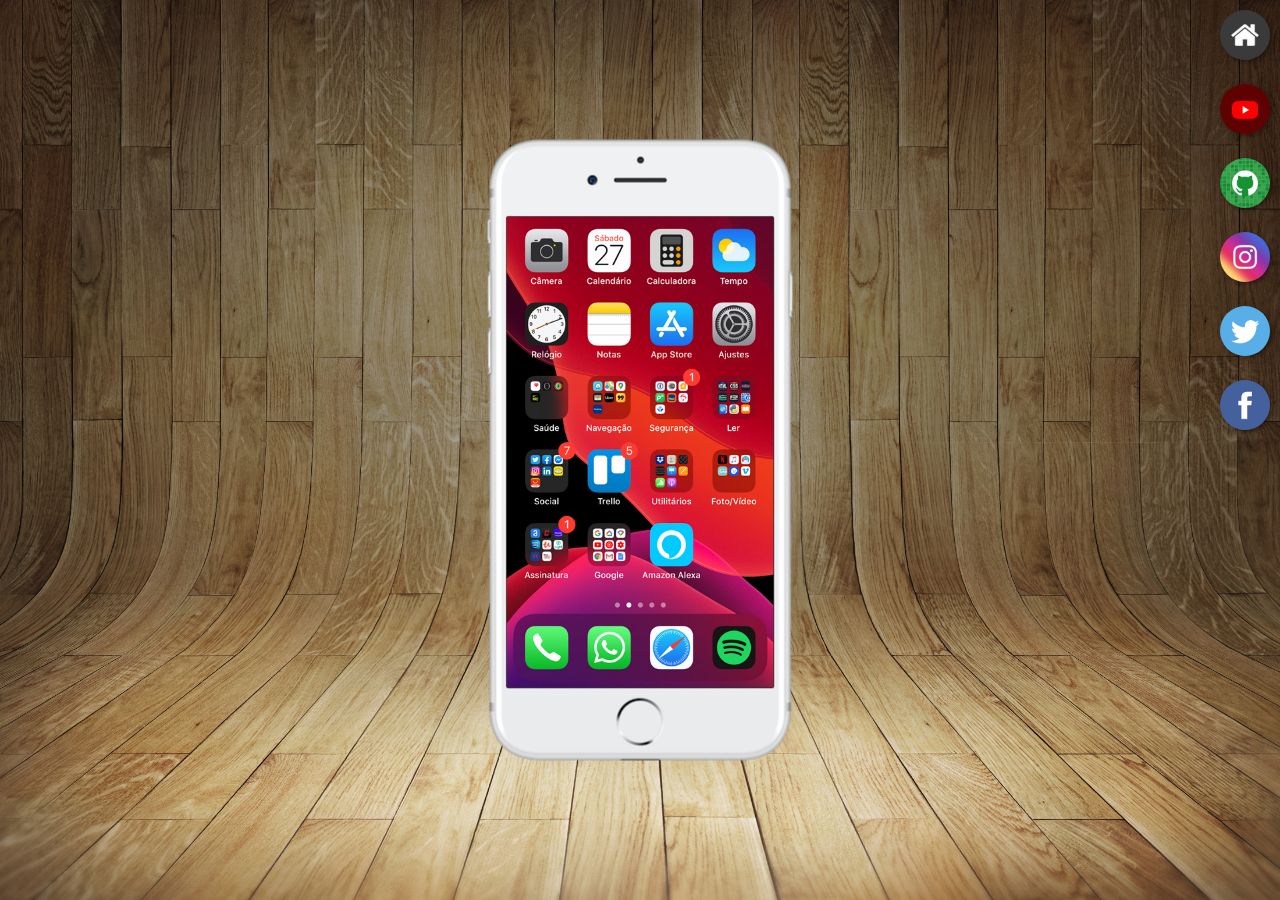
<file: index.html>
<!DOCTYPE html>
<html lang="pt-br">
<head>
     <meta charset="UTf-8">
     <meta http-equiv="X-UA-Compatible" content="IE=edge">
     <meta name="viewport" content="width=device-width, initial-scale=1.0">
     <link rel="shortcut icon" href="favicon.ico" type="image/x-icon">
     <link rel="stylesheet" href="estilos/style.css">
     <title>Projeto de Redes Sociais</title>
</head>
<body>
   <main>
       <section id="telefone">
          <iframe src="home.html" name="tela" id="tela" frameborder="0">
                    Seu navegador não é compativel com isso.
          </iframe>
       </section>
       <section id="redes-sociais">
          <a href="home.html" target="tela"><img src="imagens/logo-home.jpg" alt="home"><a><br>                                    
          <a href="youtube.html" target="tela"><img src="imagens/logo-youtube.jpg" alt="youtube"></a><br>
          <a href="github.html" target="tela"><img src="imagens/logo-github.jpg" alt="github"></a><br>
          <a href="instagram.html" target="tela"><img src="imagens/logo-instagram.jpg" alt arc="instagram"></a><br>
          <a href="twitter.html" target="tela"><img src="imagens/logo-twitter.jpg" alt src="twiter"></a><br>
          <a href="facebook.html" target="tela"><img src="imagens/logo-facebook.jpg" alt src="facebook"></a>
          
       </section>   
    </main>
</body>
</html>
</file>
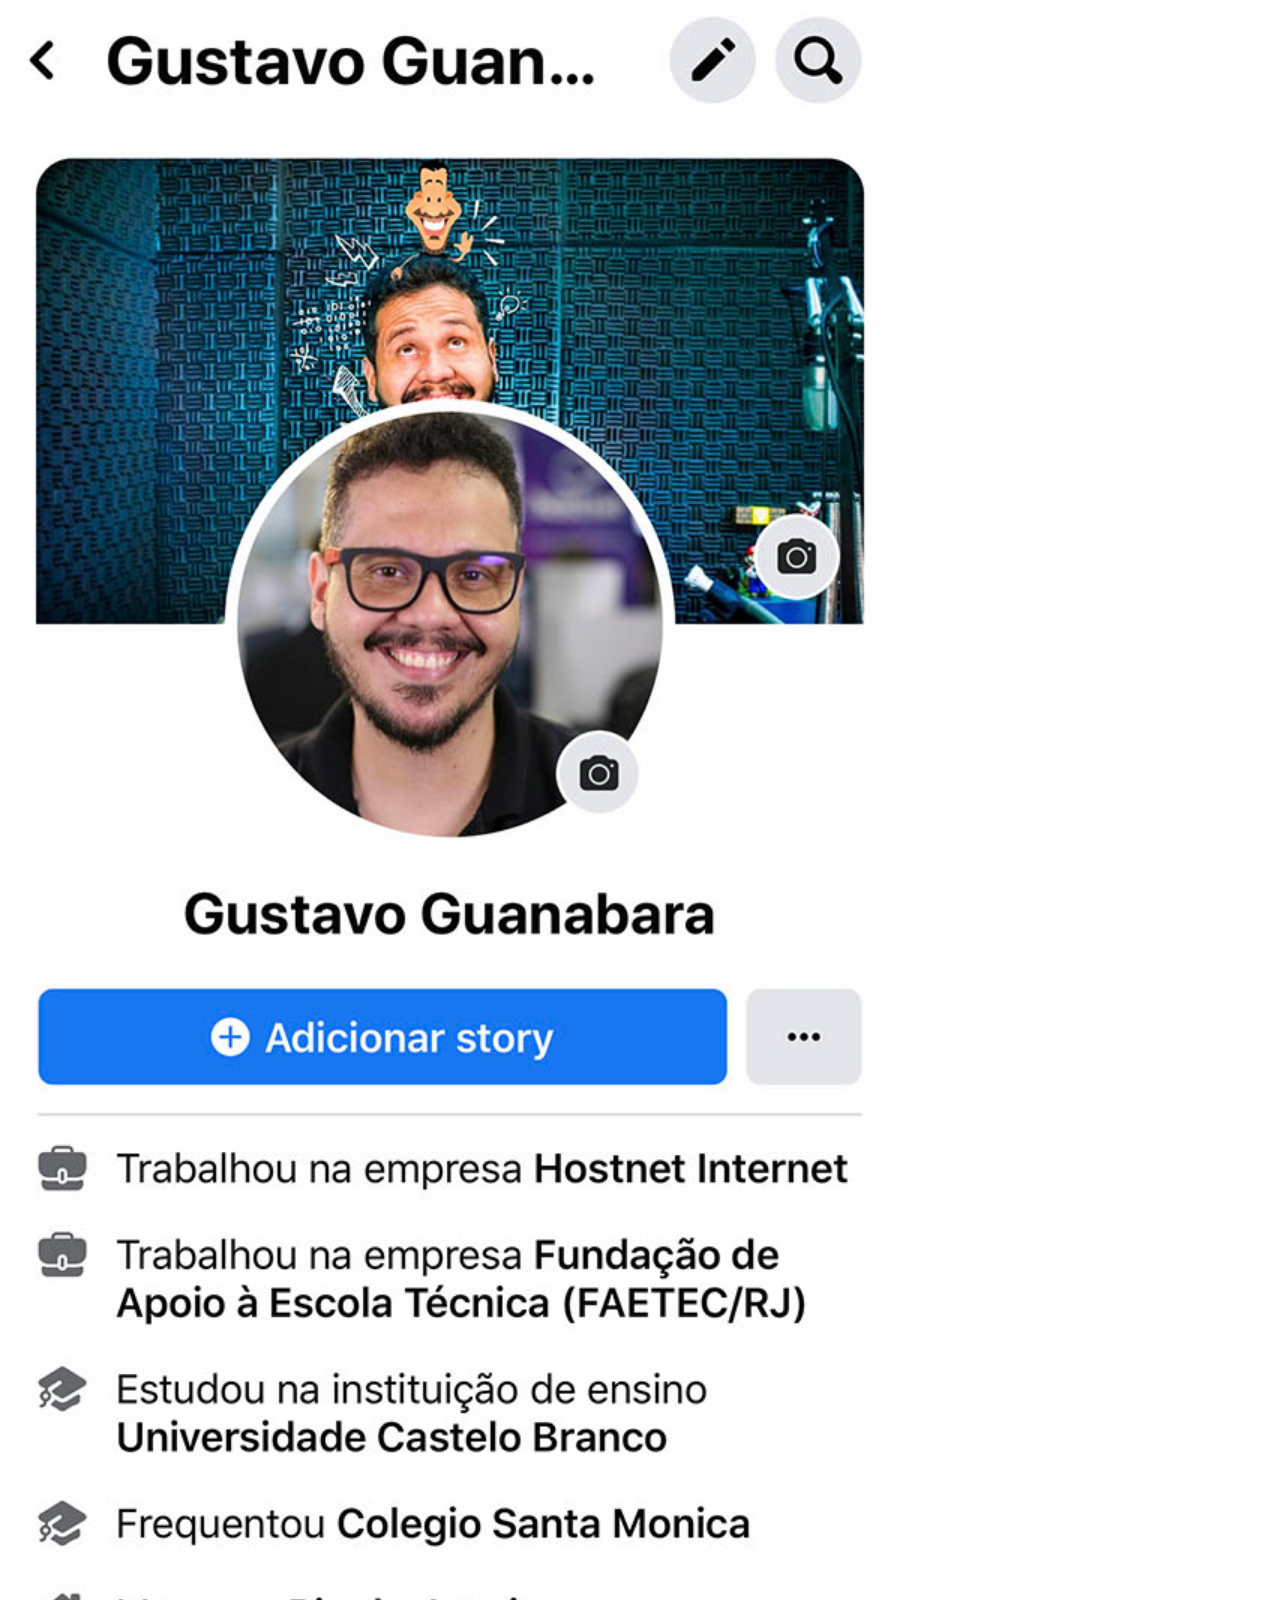
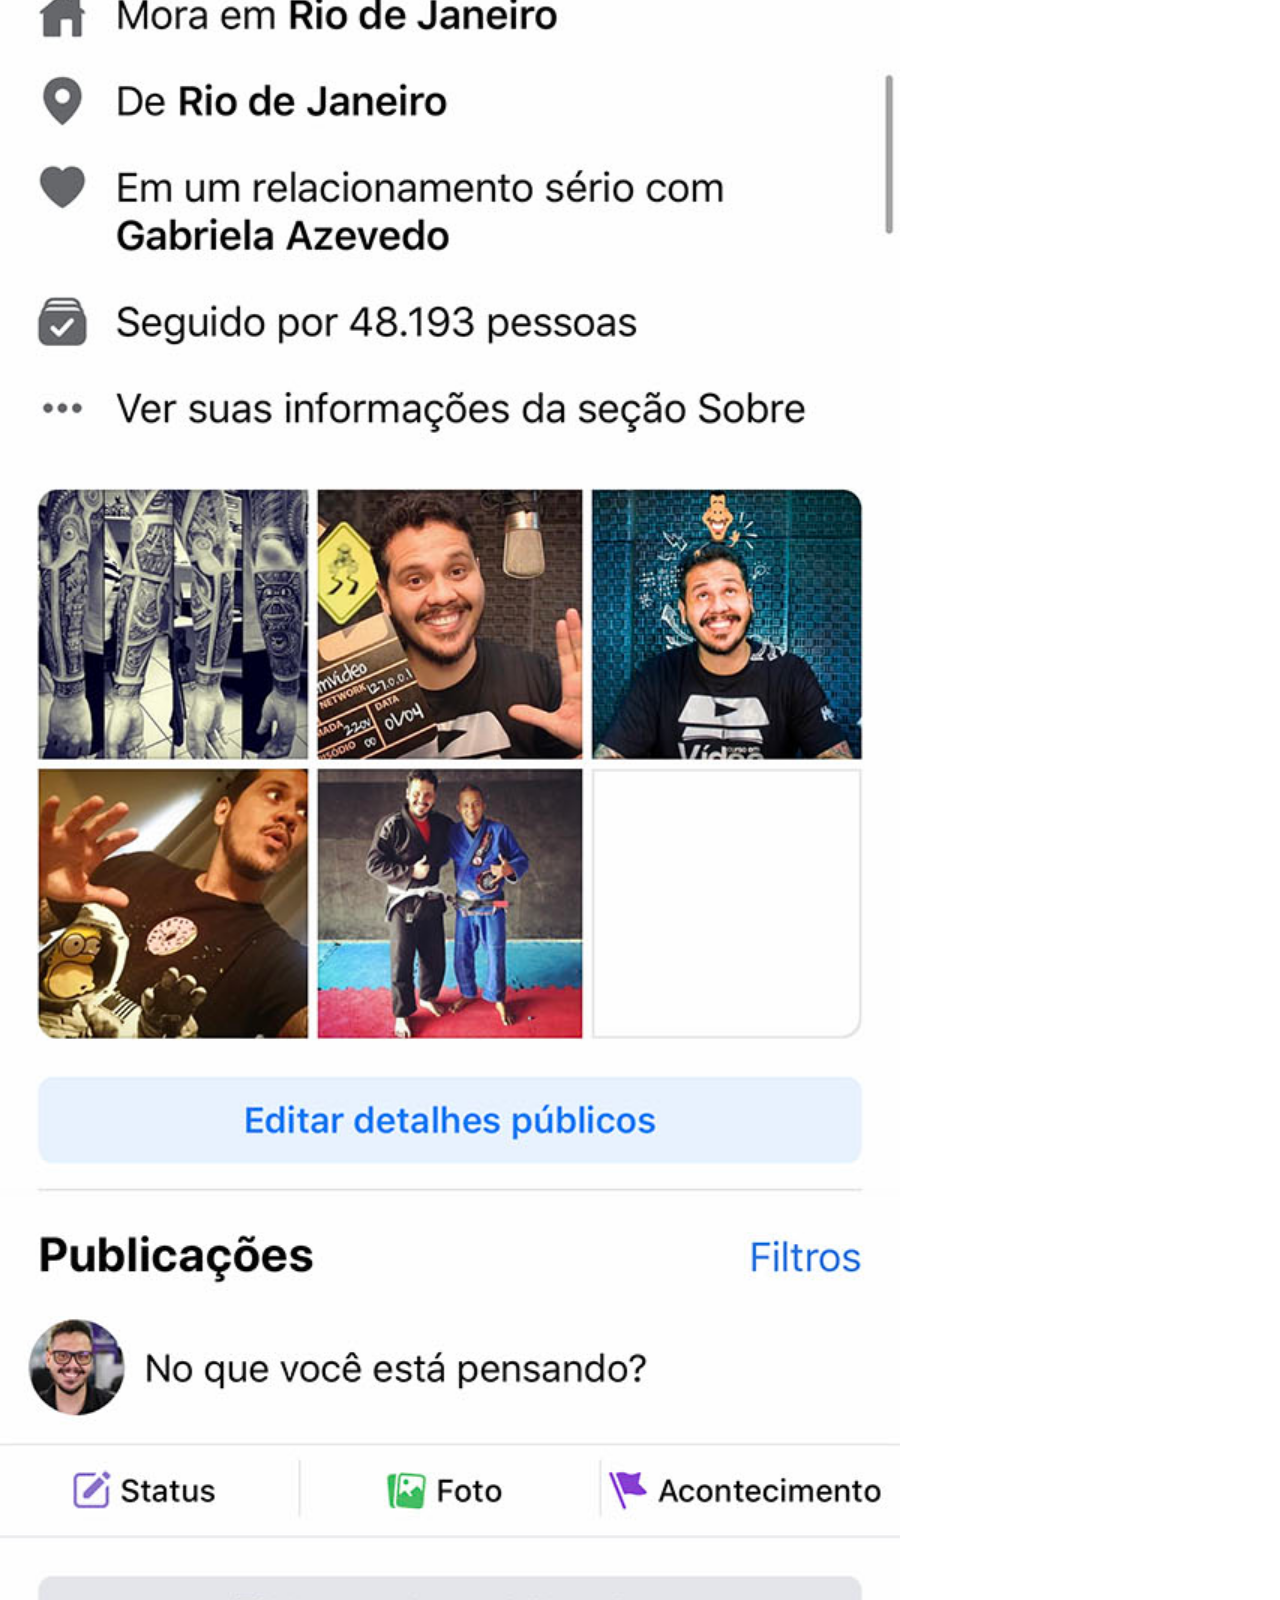
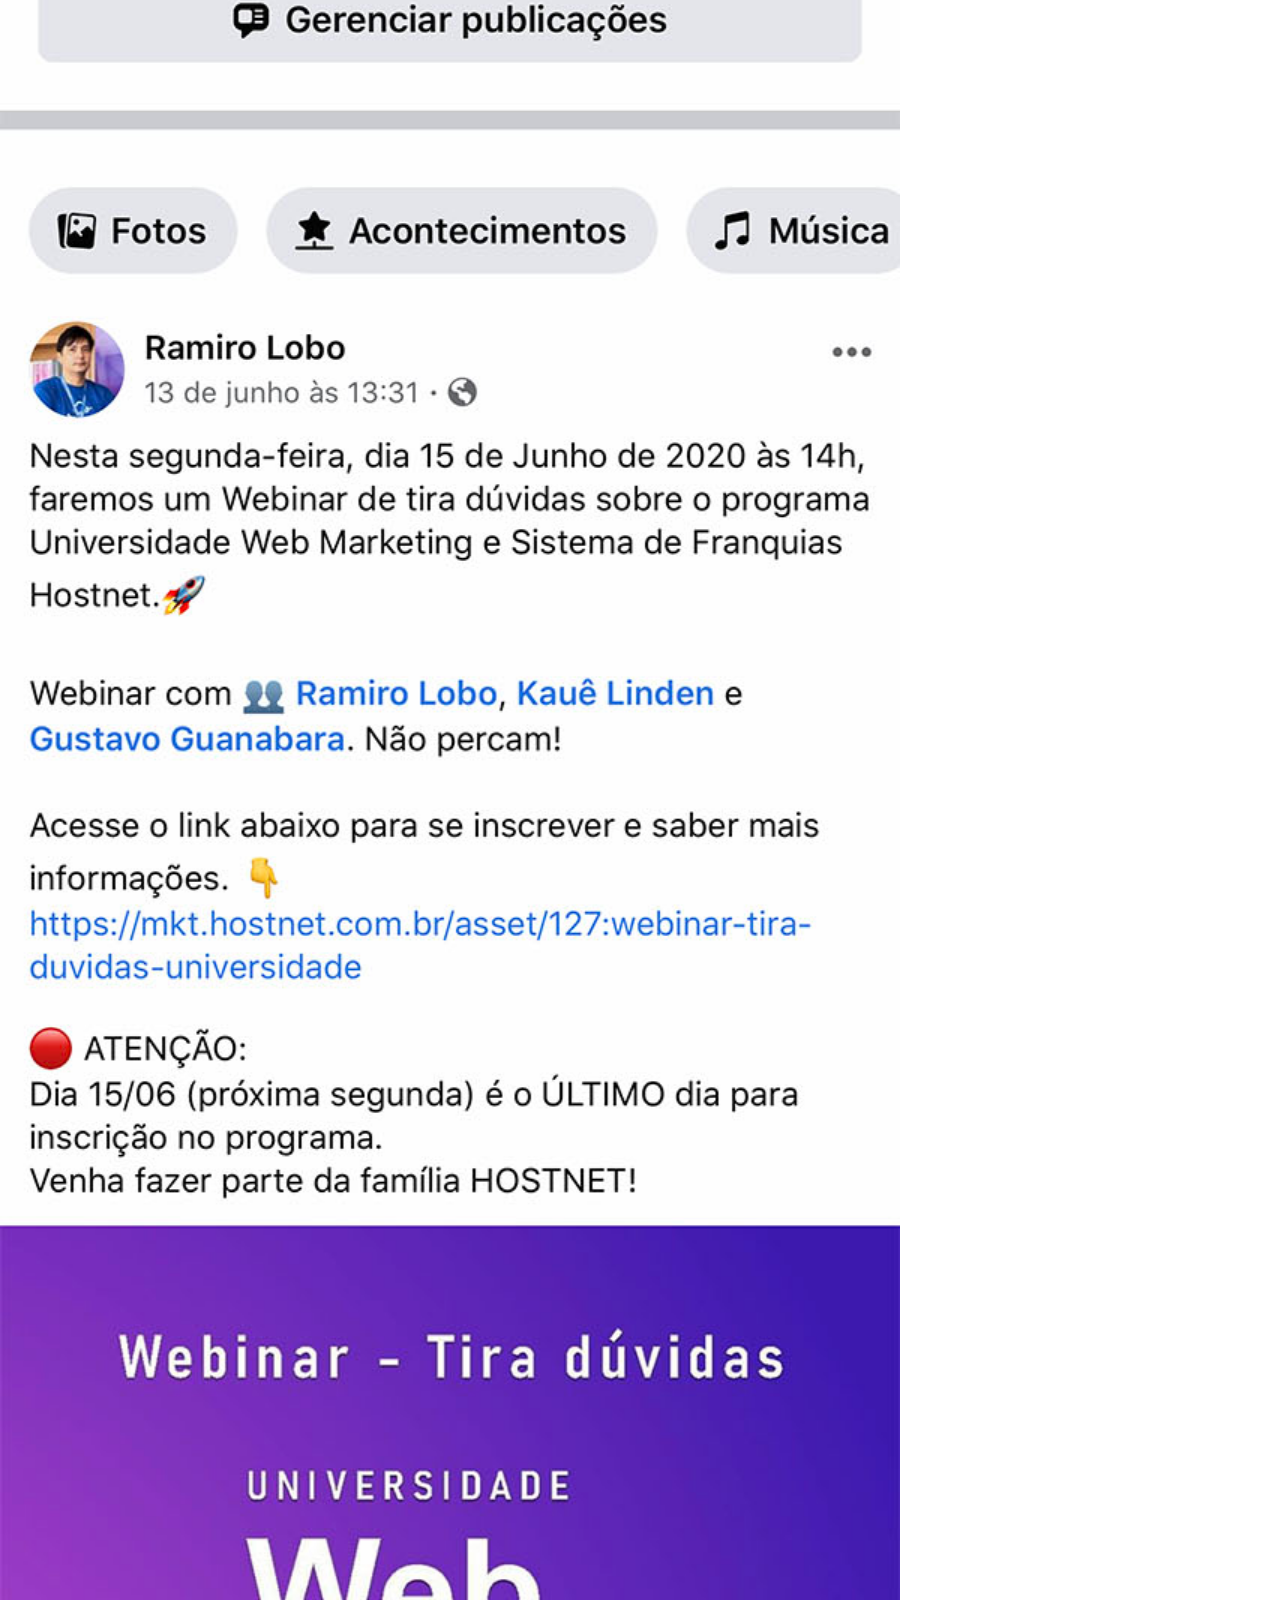
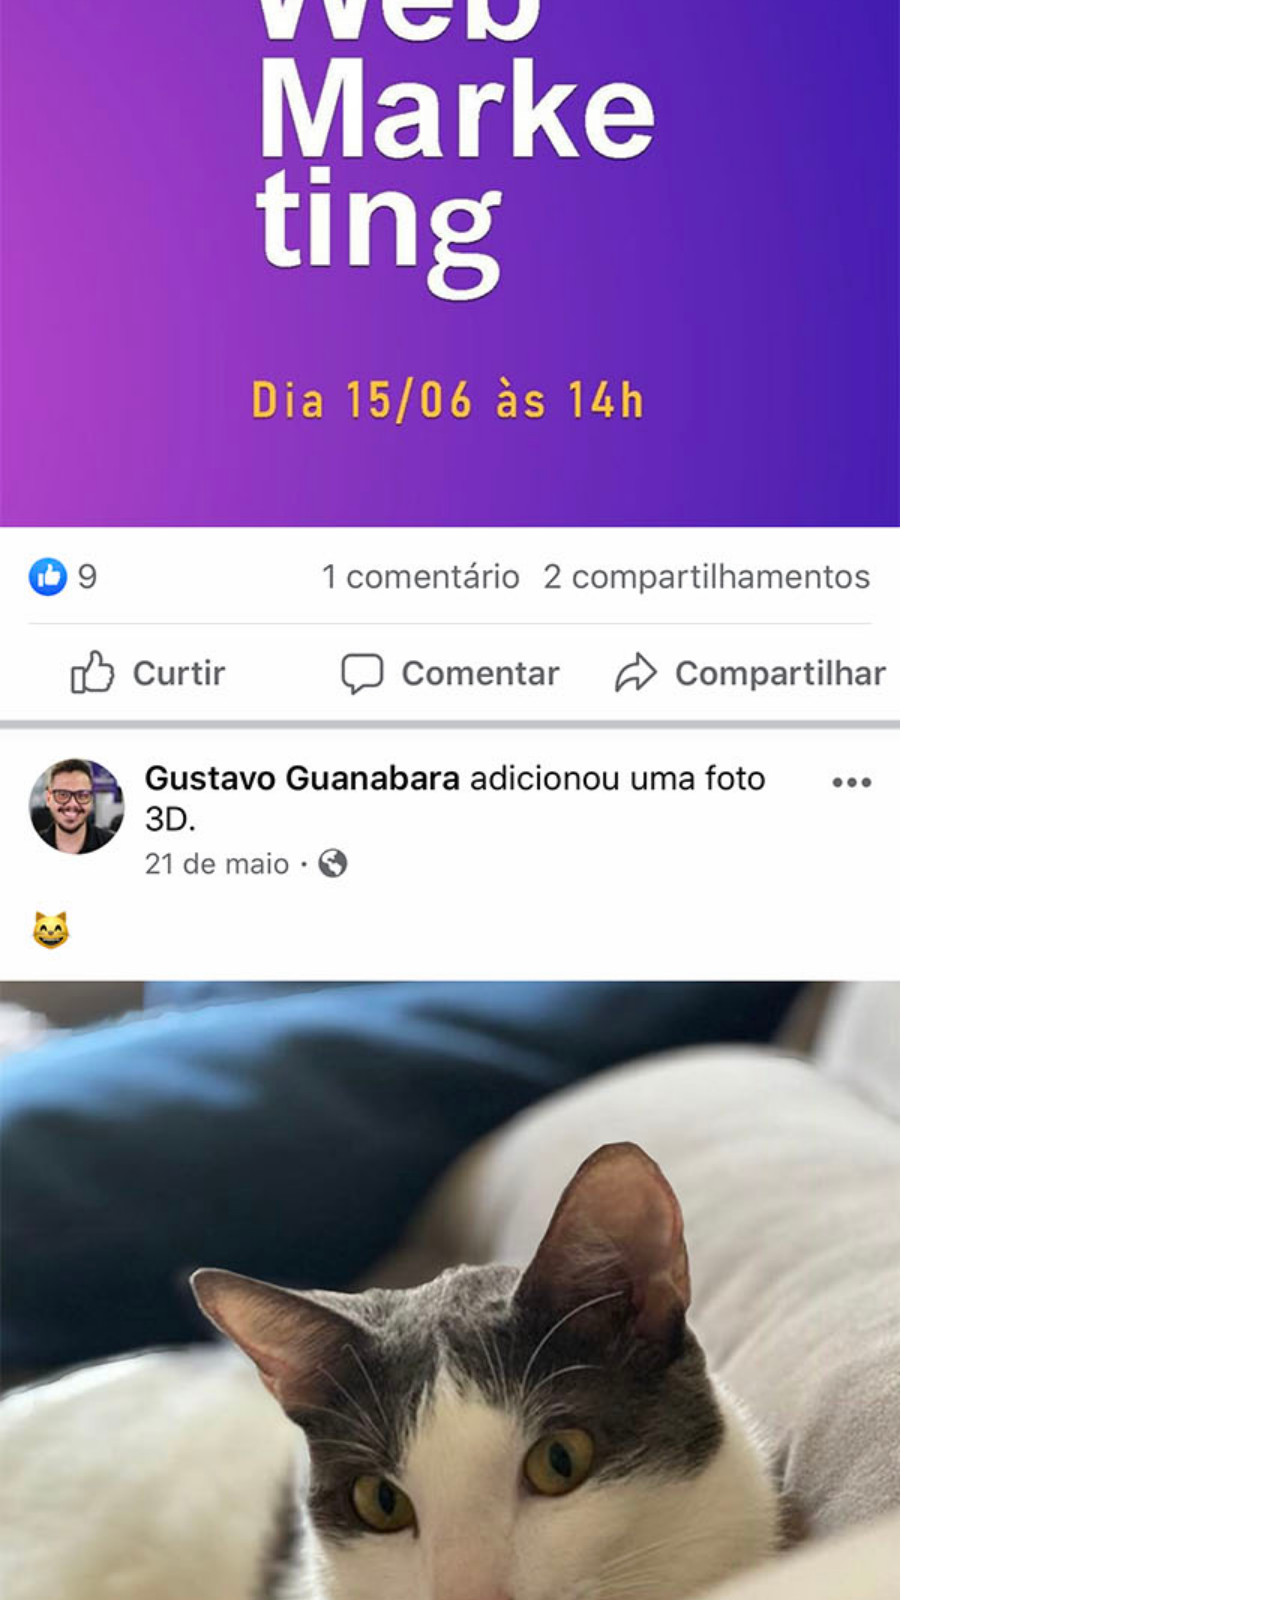
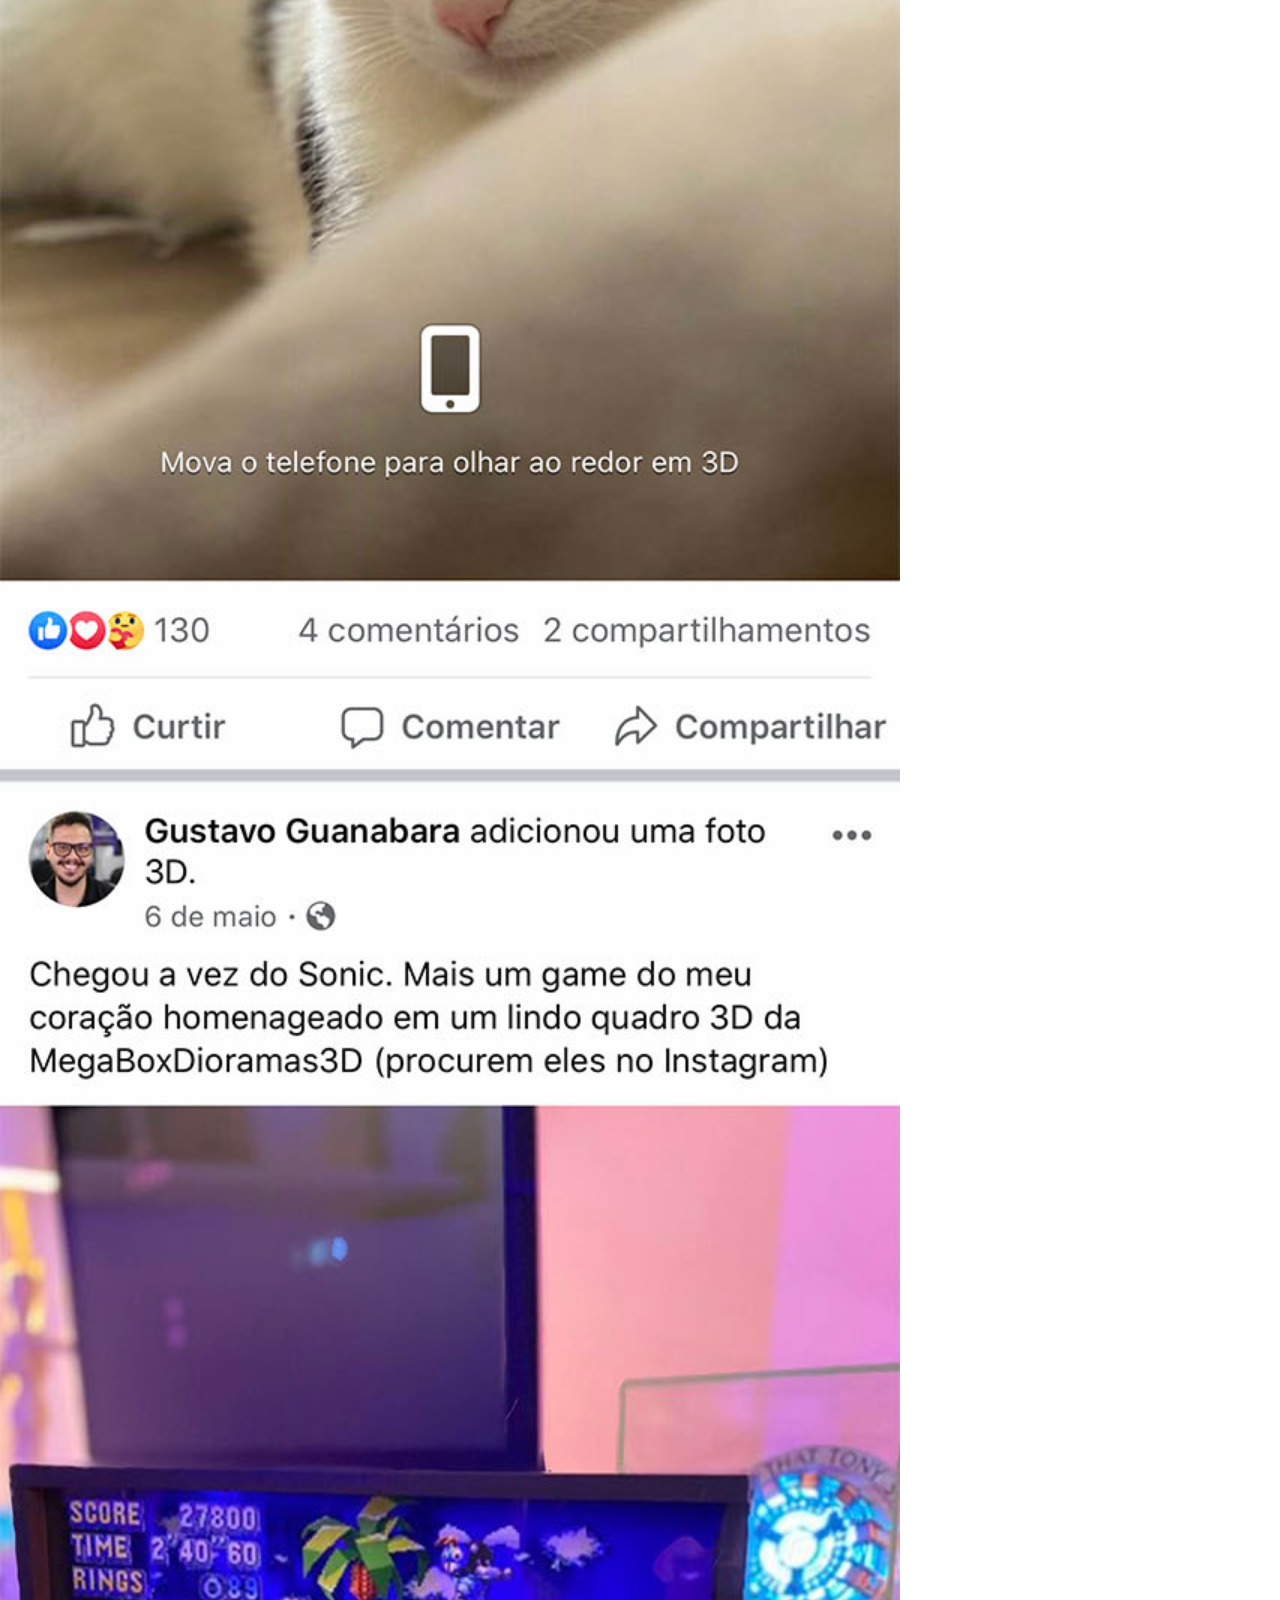
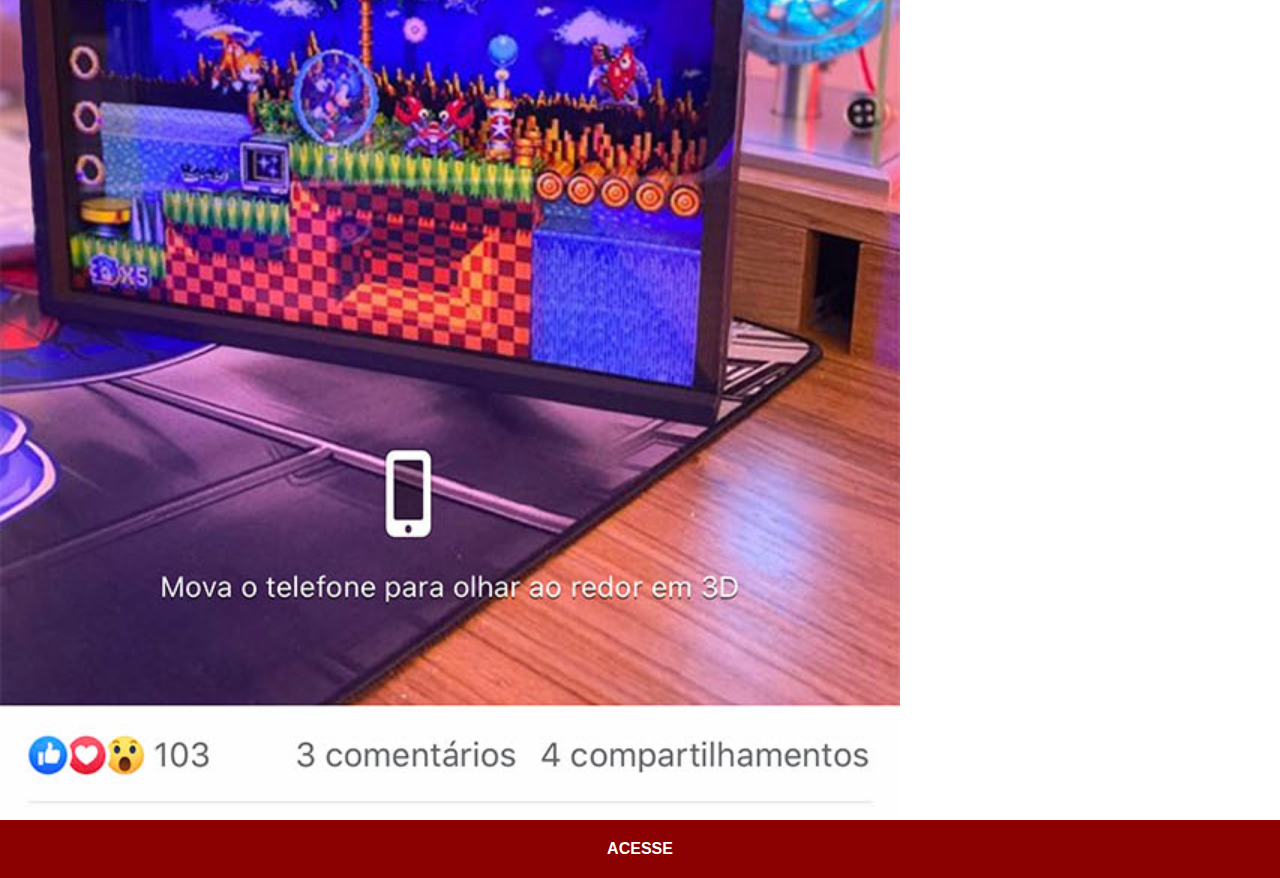
<file: facebook.html>
<!DOCTYPE html>
<html lang="pt-br">
<head>
          <meta charset="UTF-8">
          <meta http-equiv="X-UA-Compatible" content="IE=edge">
          <meta name="viewport" content="width=device-width, initial-scale=1.0">
          <title>Facebook</title>
          <link rel="stylesheet" href="estilos/social.css">
</head>
<body>
    <img src="imagens/tela-facebook.jpg" alt="facebook">
    <a href="https://www.facebook.com/" target="_blank">ACESSE</a>
</body>
</html>
</file>
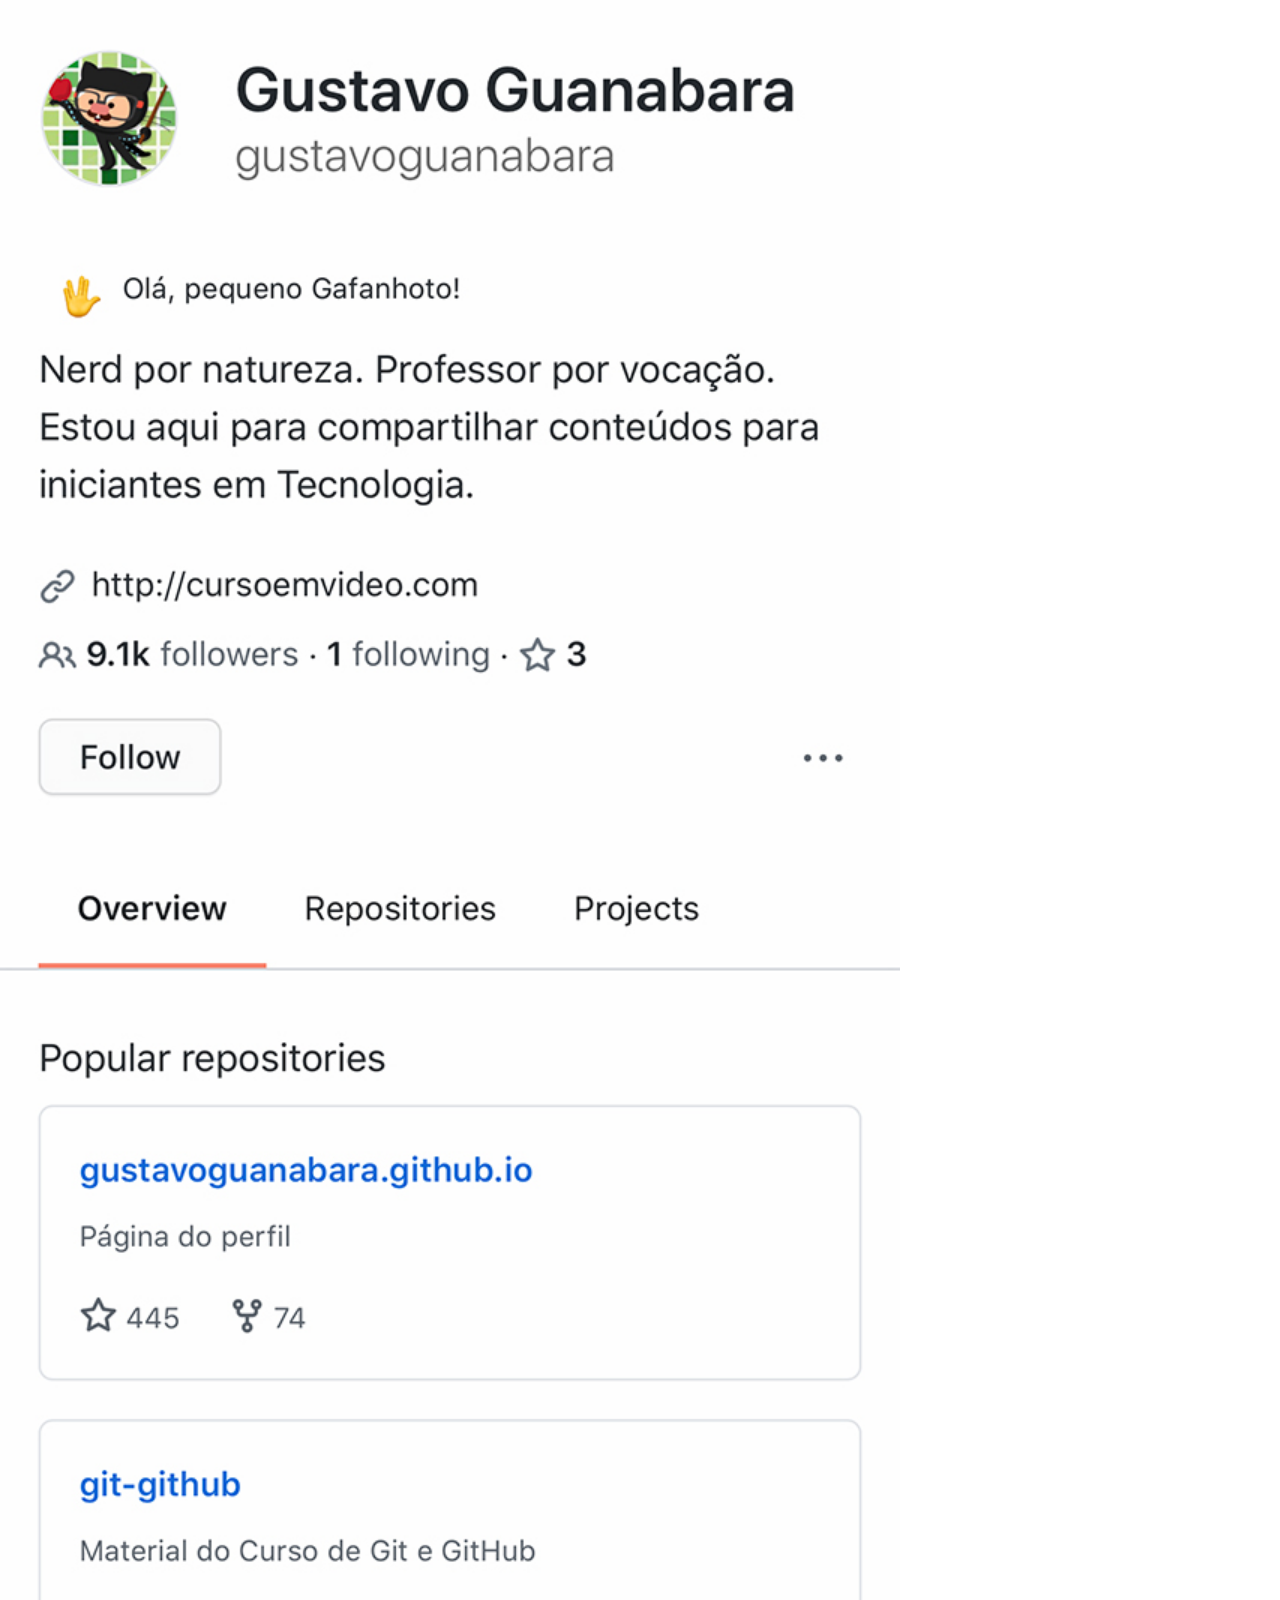
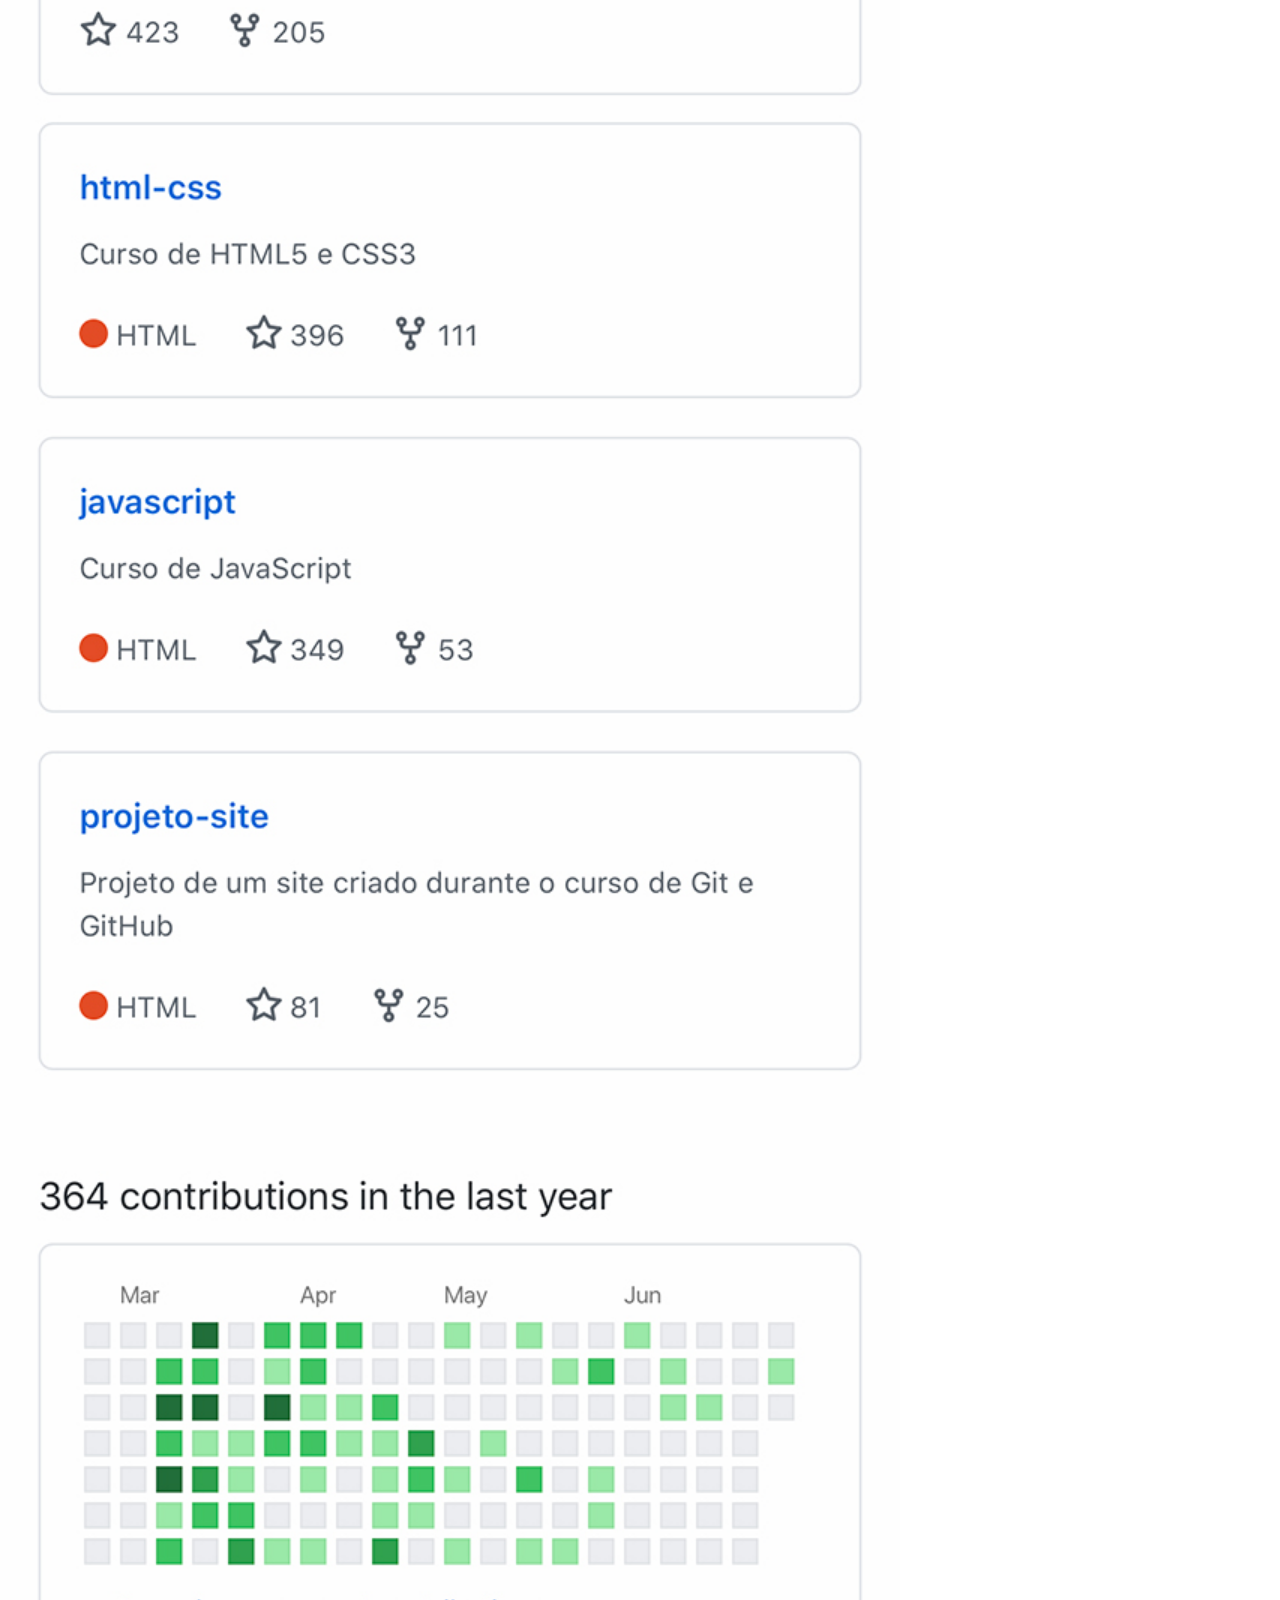
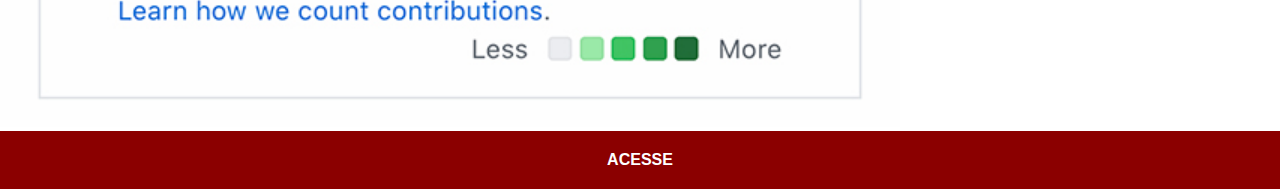
<file: github.html>
<!DOCTYPE html>
<html lang="pt-br">
<head>
          <meta charset="UTF-8">
          <meta http-equiv="X-UA-Compatible" content="IE=edge">
          <meta name="viewport" content="width=device-width, initial-scale=1.0">
          <title>Github</title>
          <link rel="stylesheet" href="estilos/social.css">
</head>
<body>
   <img src="imagens/tela-github.jpg" alt="github"> 
   <a href="https://github.com/isaias4515?tab=repositories" target="_blank">ACESSE</a>   
</body>
</html>
</file>
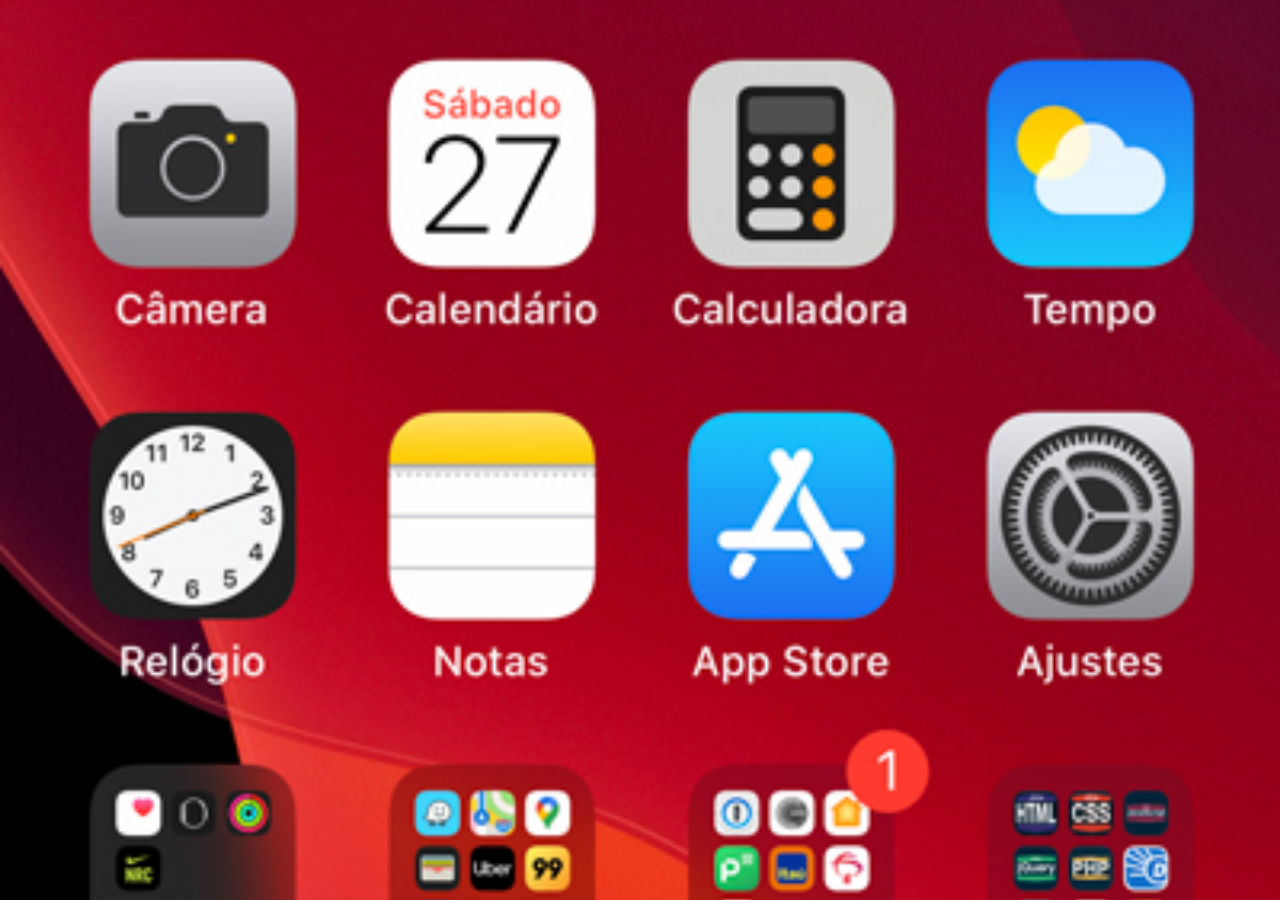
<file: home.html>
<!DOCTYPE html>
<html lang="pt-br">
<head>
          <meta charset="UTF-8">
          <meta http-equiv="X-UA-Compatible" content="IE=edge">
          <meta name="viewport" content="width=device-width, initial-scale=1.0">
          <title>Home</title>
</head>
<style>
    * {
       margin: 0px;
       padding: 0px;  
    }   
    
    body {
       width: 100vw;
       height: 100vh;
       background: black url('imagens/tela-home.jpg') no-repeat top center;
       background-size: cover;
   }
</style>
<body>
          
</body>
</html>
</file>
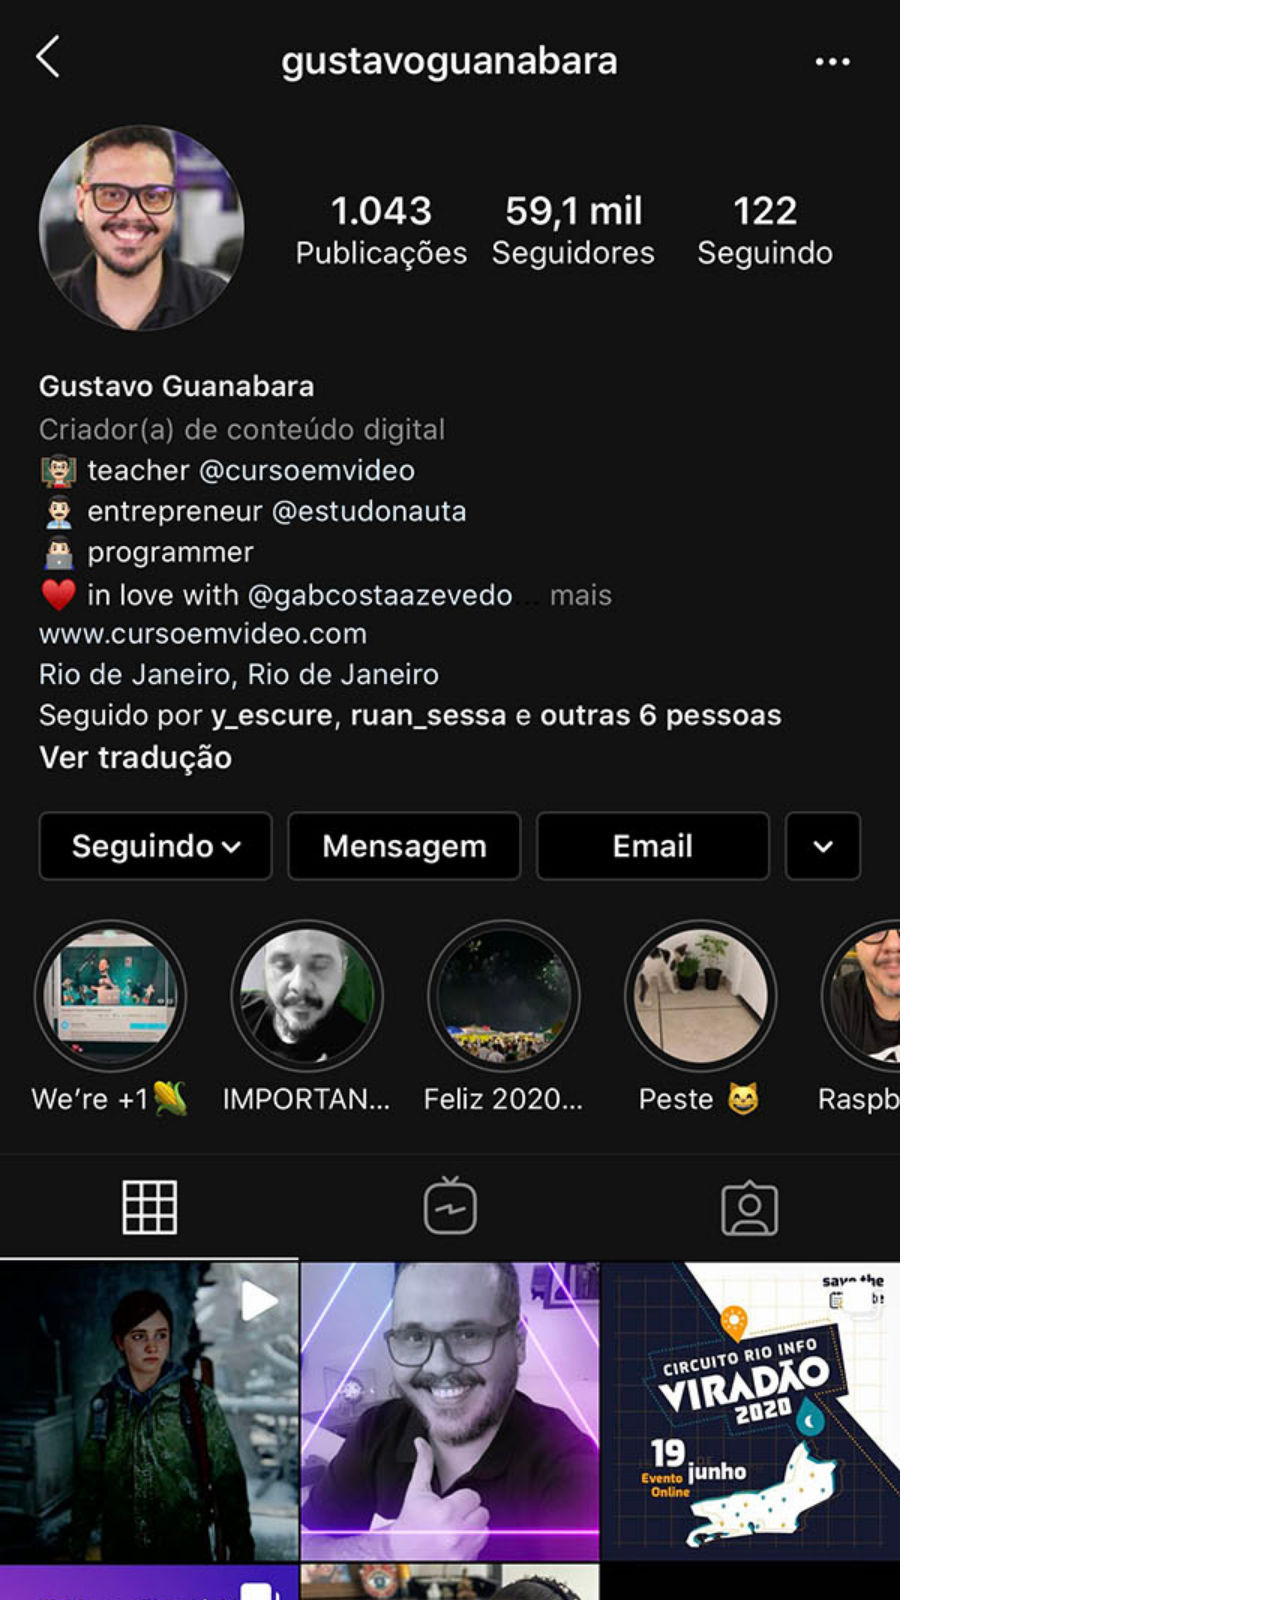
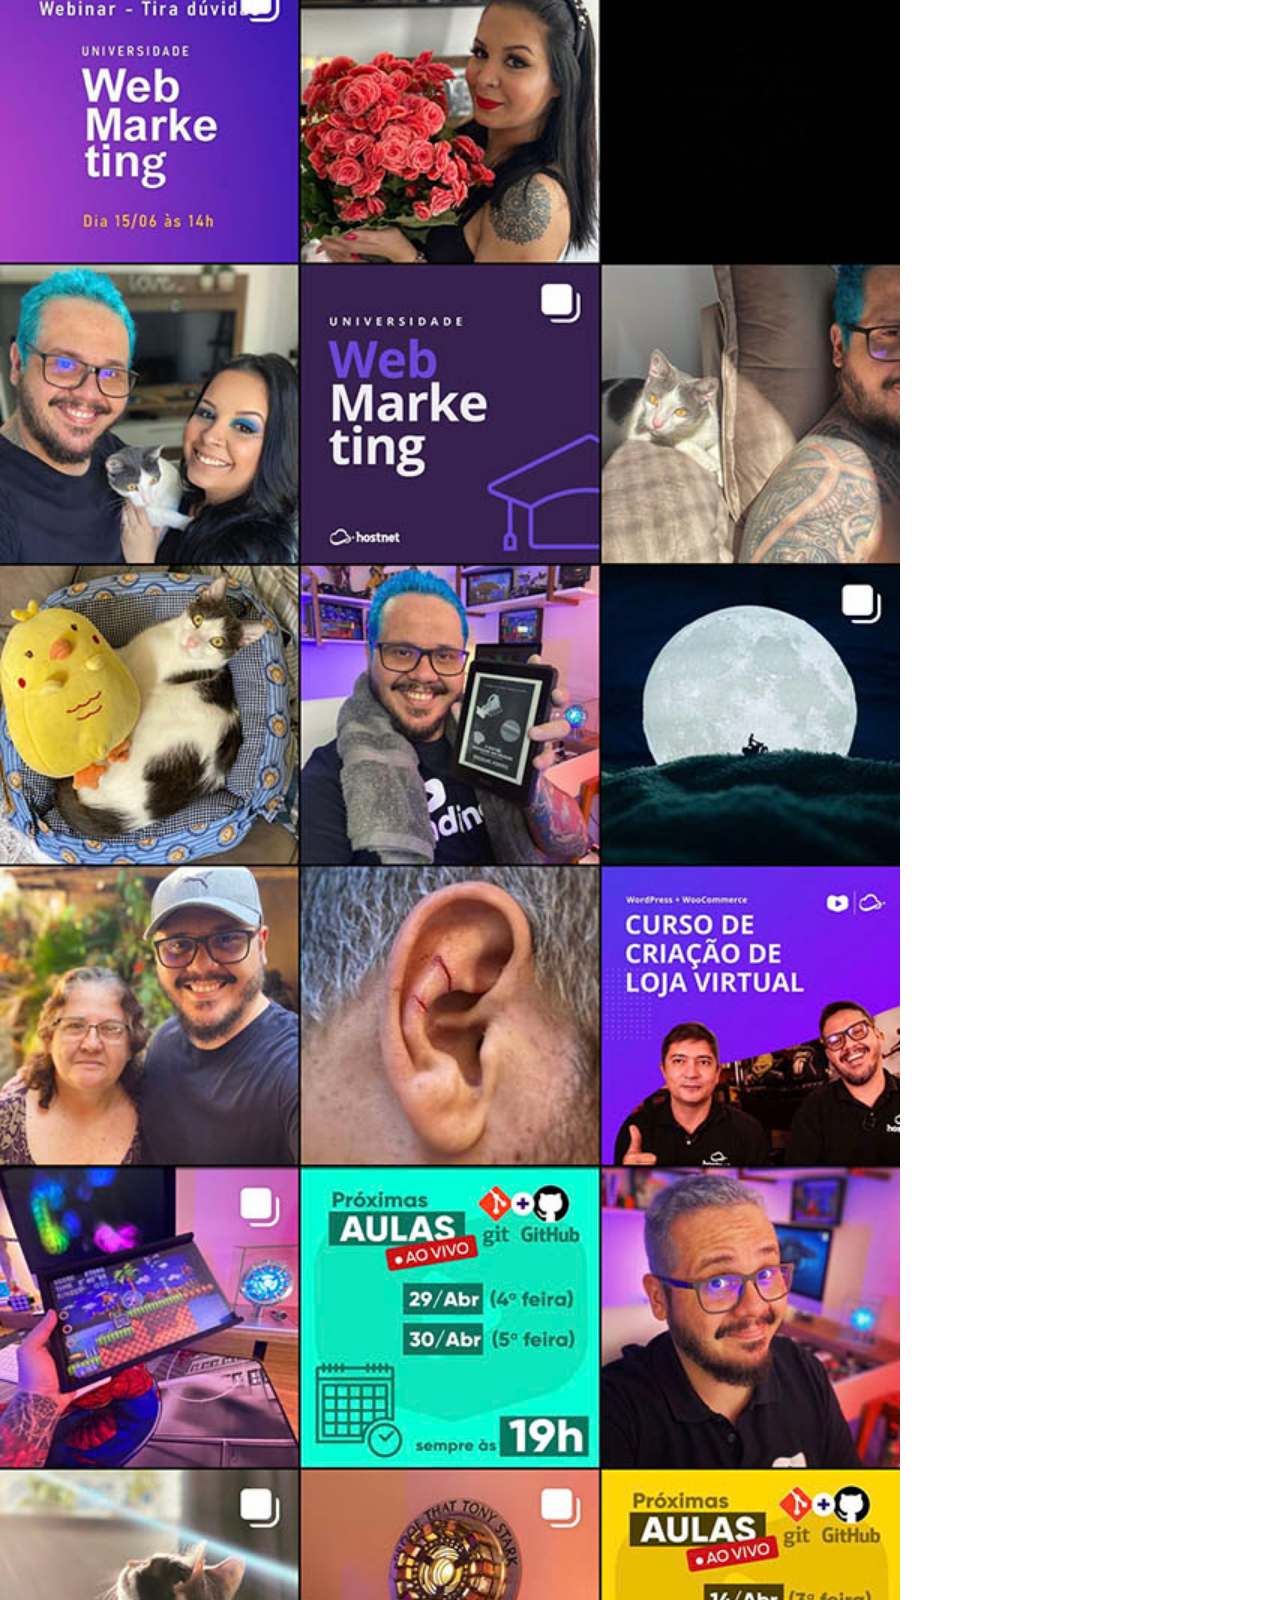
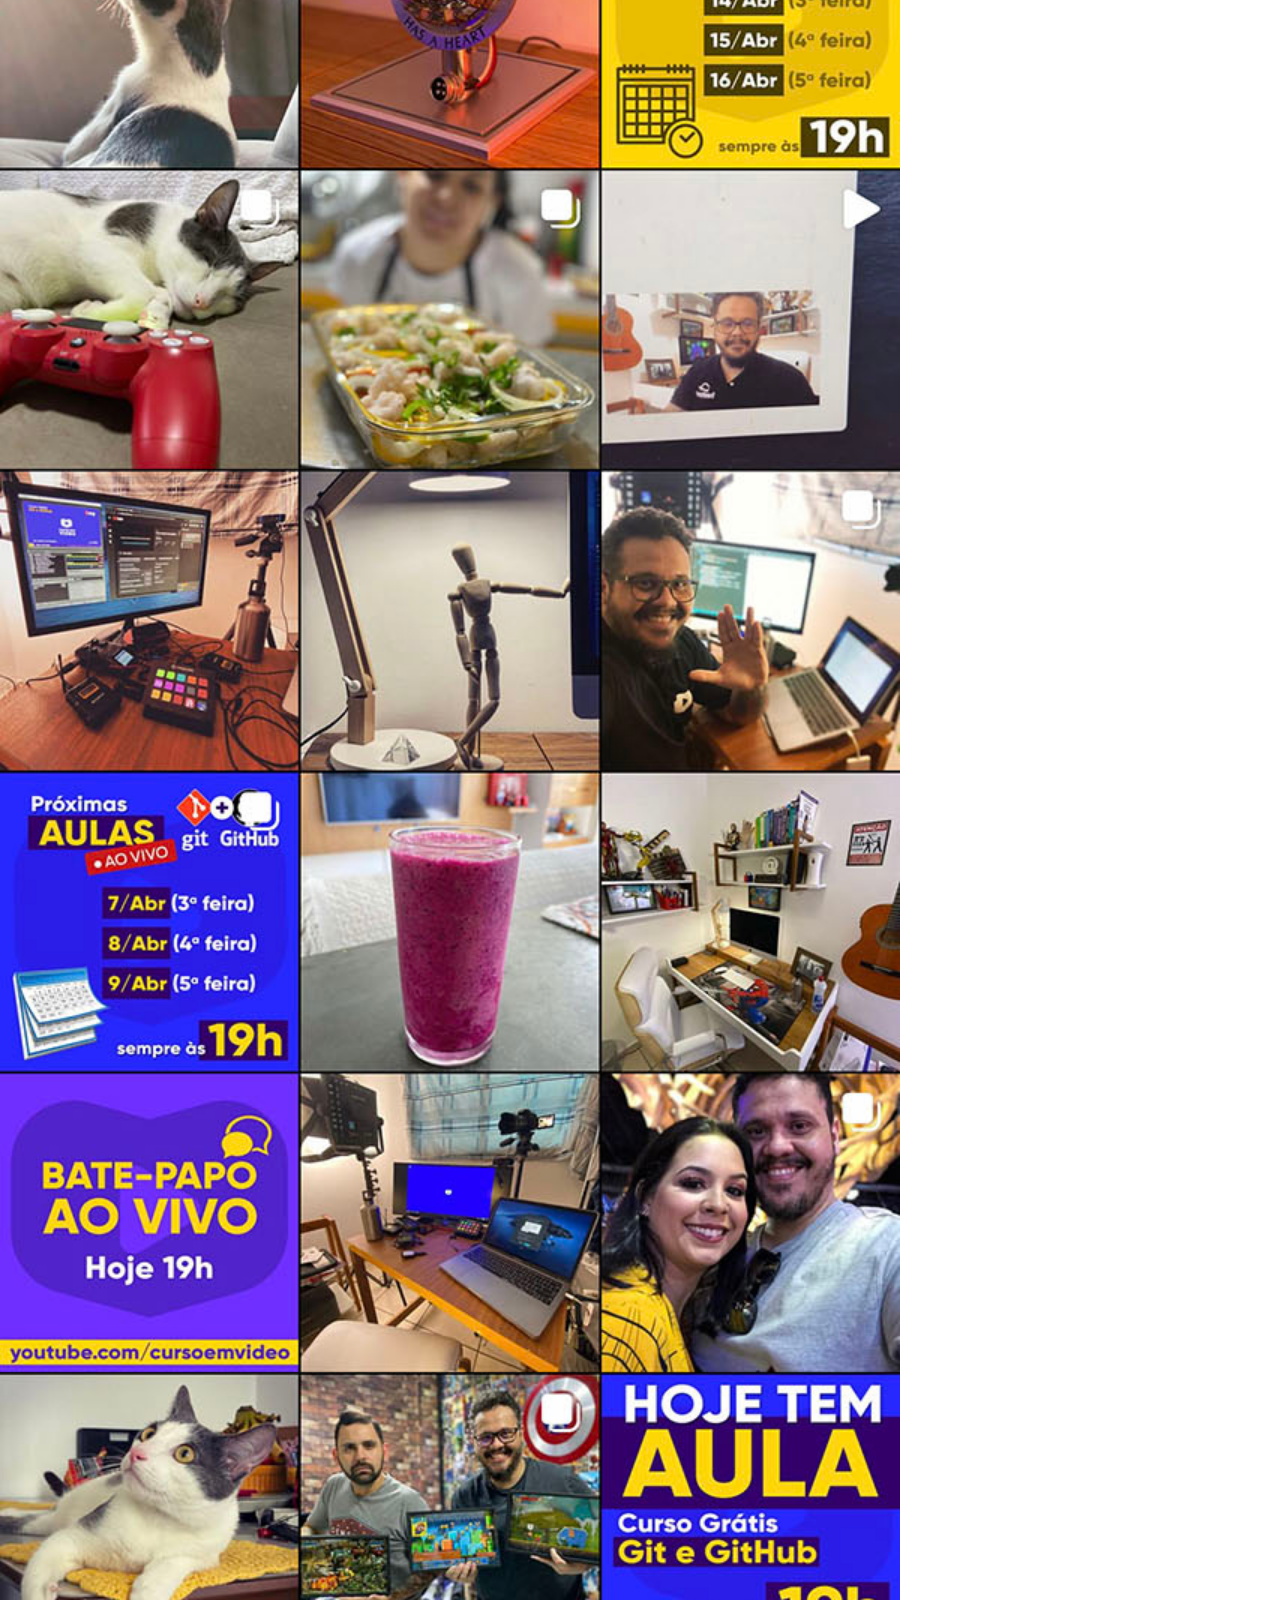
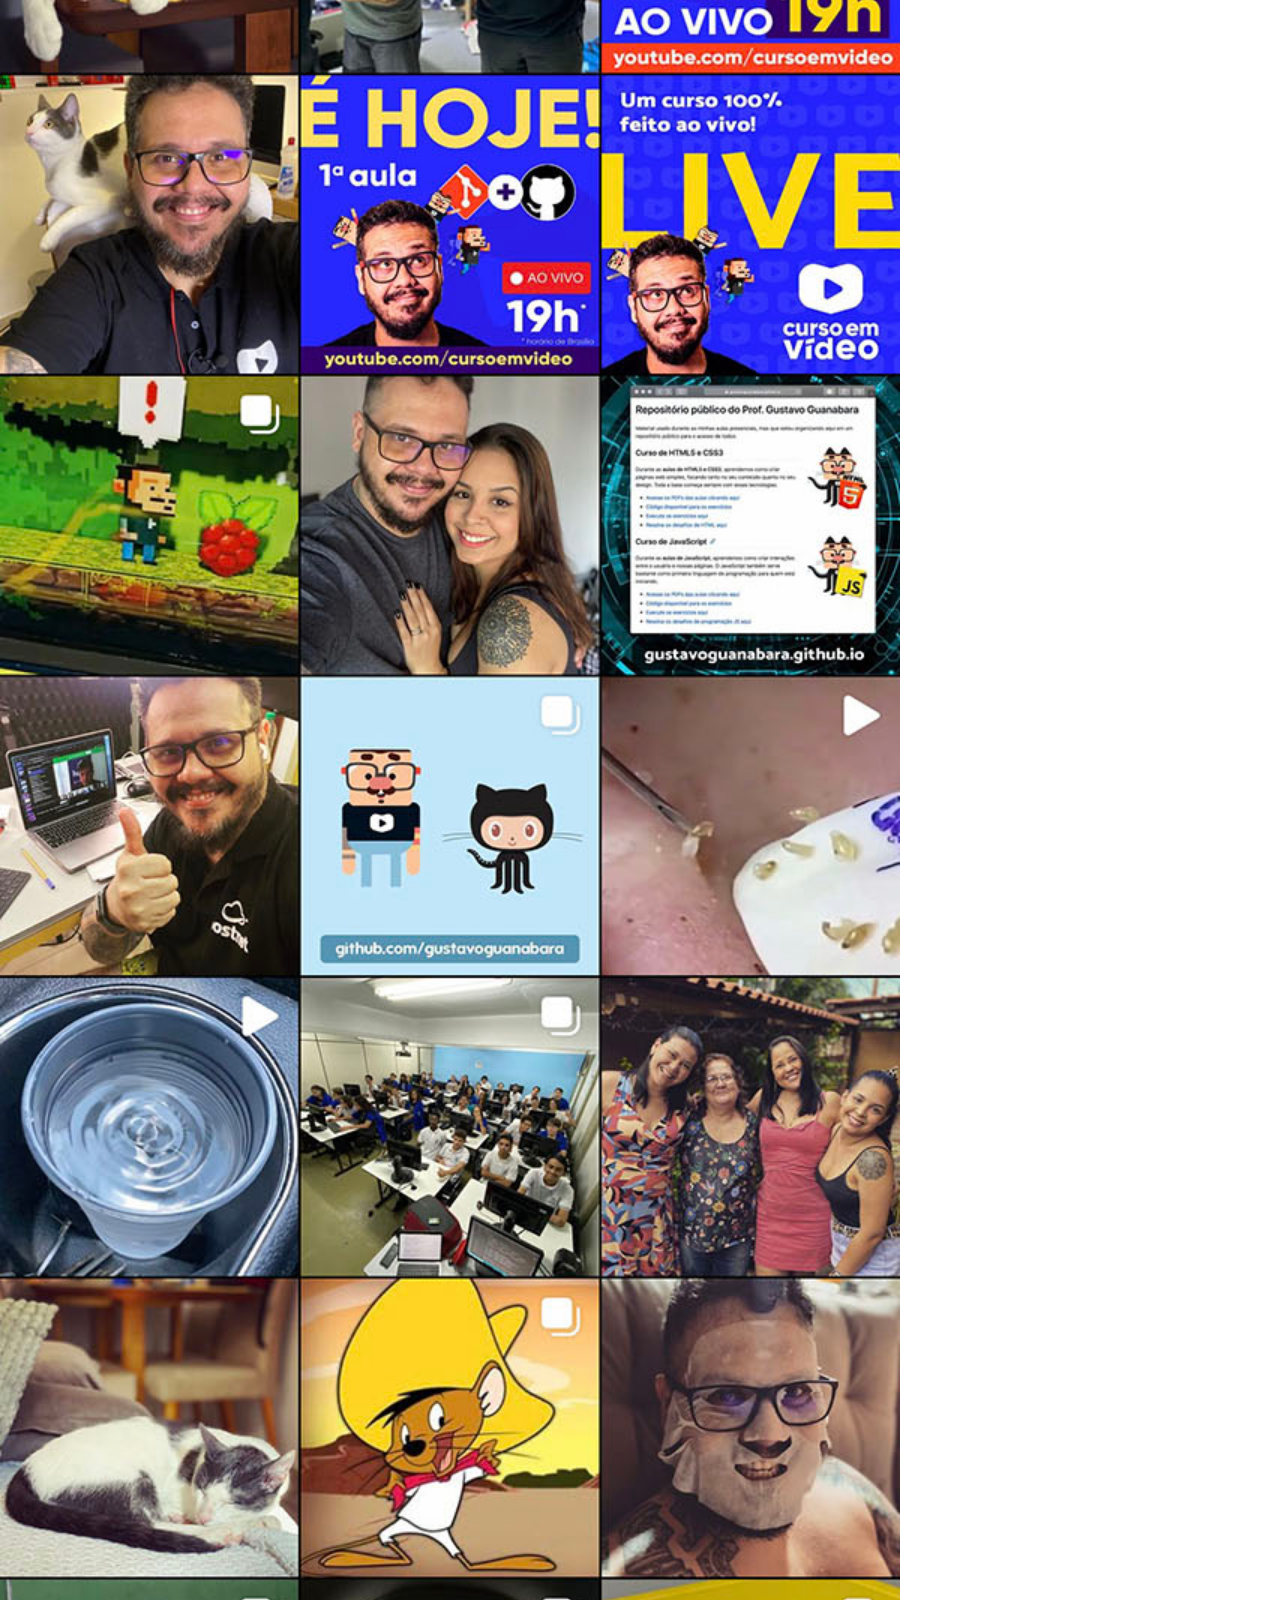
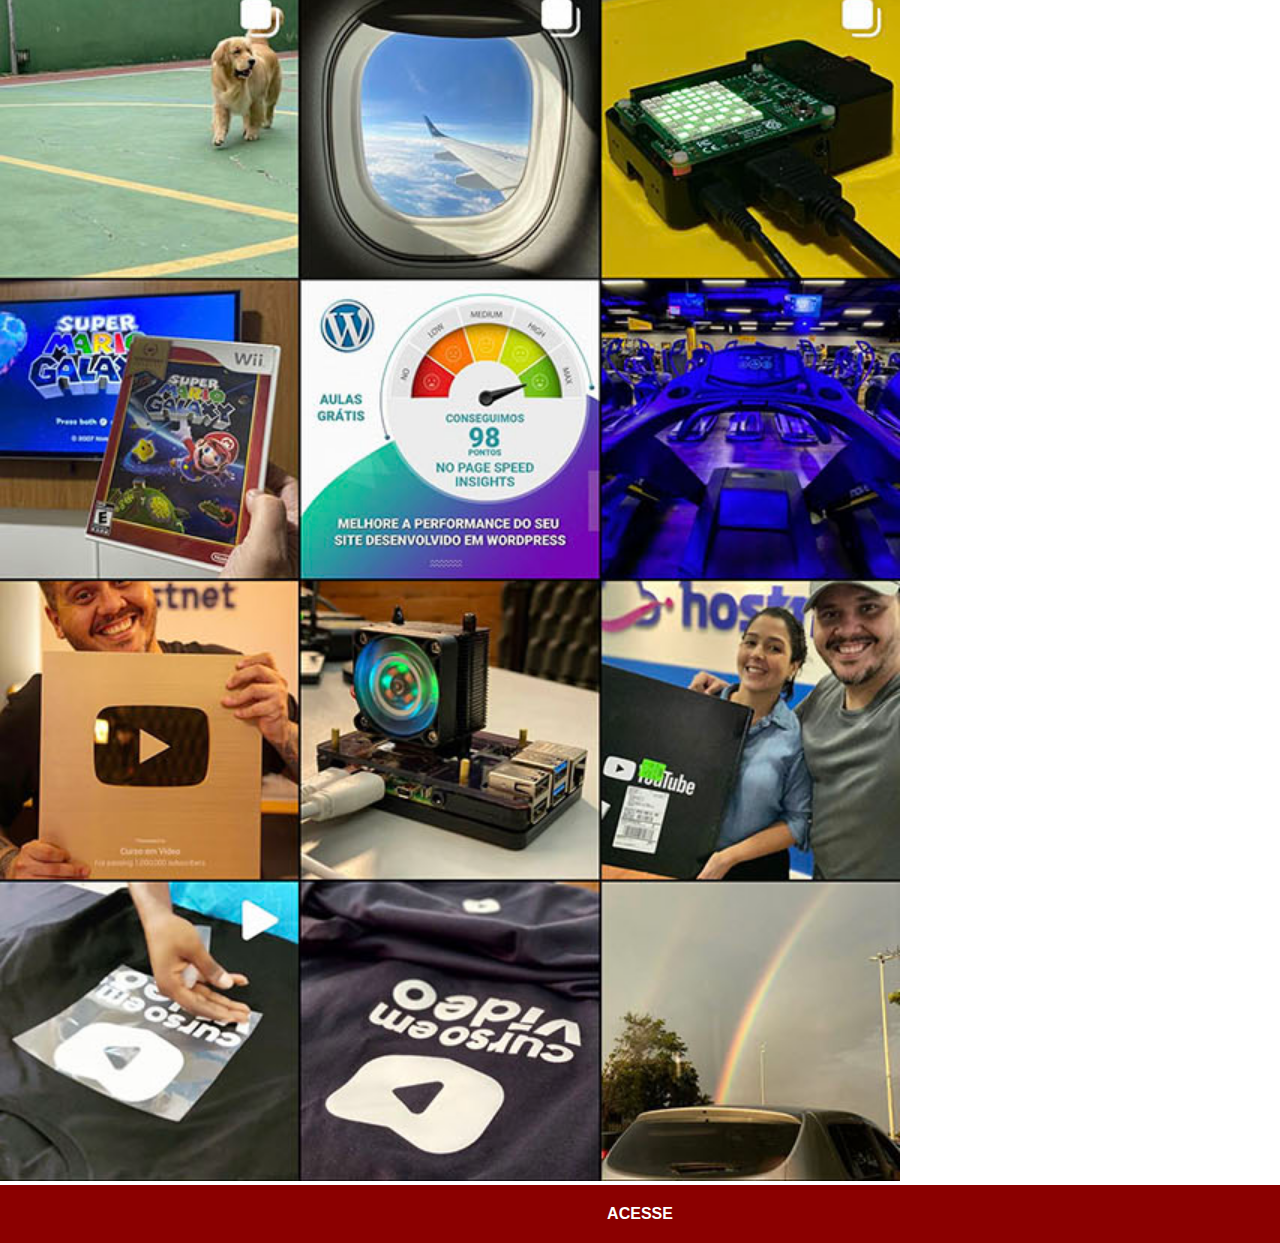
<file: instagram.html>
<!DOCTYPE html>
<html lang="pt-br">
<head>
          <meta charset="UTF-8">
          <meta http-equiv="X-UA-Compatible" content="IE=edge">
          <meta name="viewport" content="width=device-width, initial-scale=1.0">
          <title>Instagram</title>
          <link rel="stylesheet" href="estilos/social.css">
</head>
<body>
    <img src="imagens/tela-instagram.jpg" alt="instagram">
    <a href="https://www.instagram.com/gustavoguanabara/" target="_blank">ACESSE</a>  
</body>
</html>
</file>
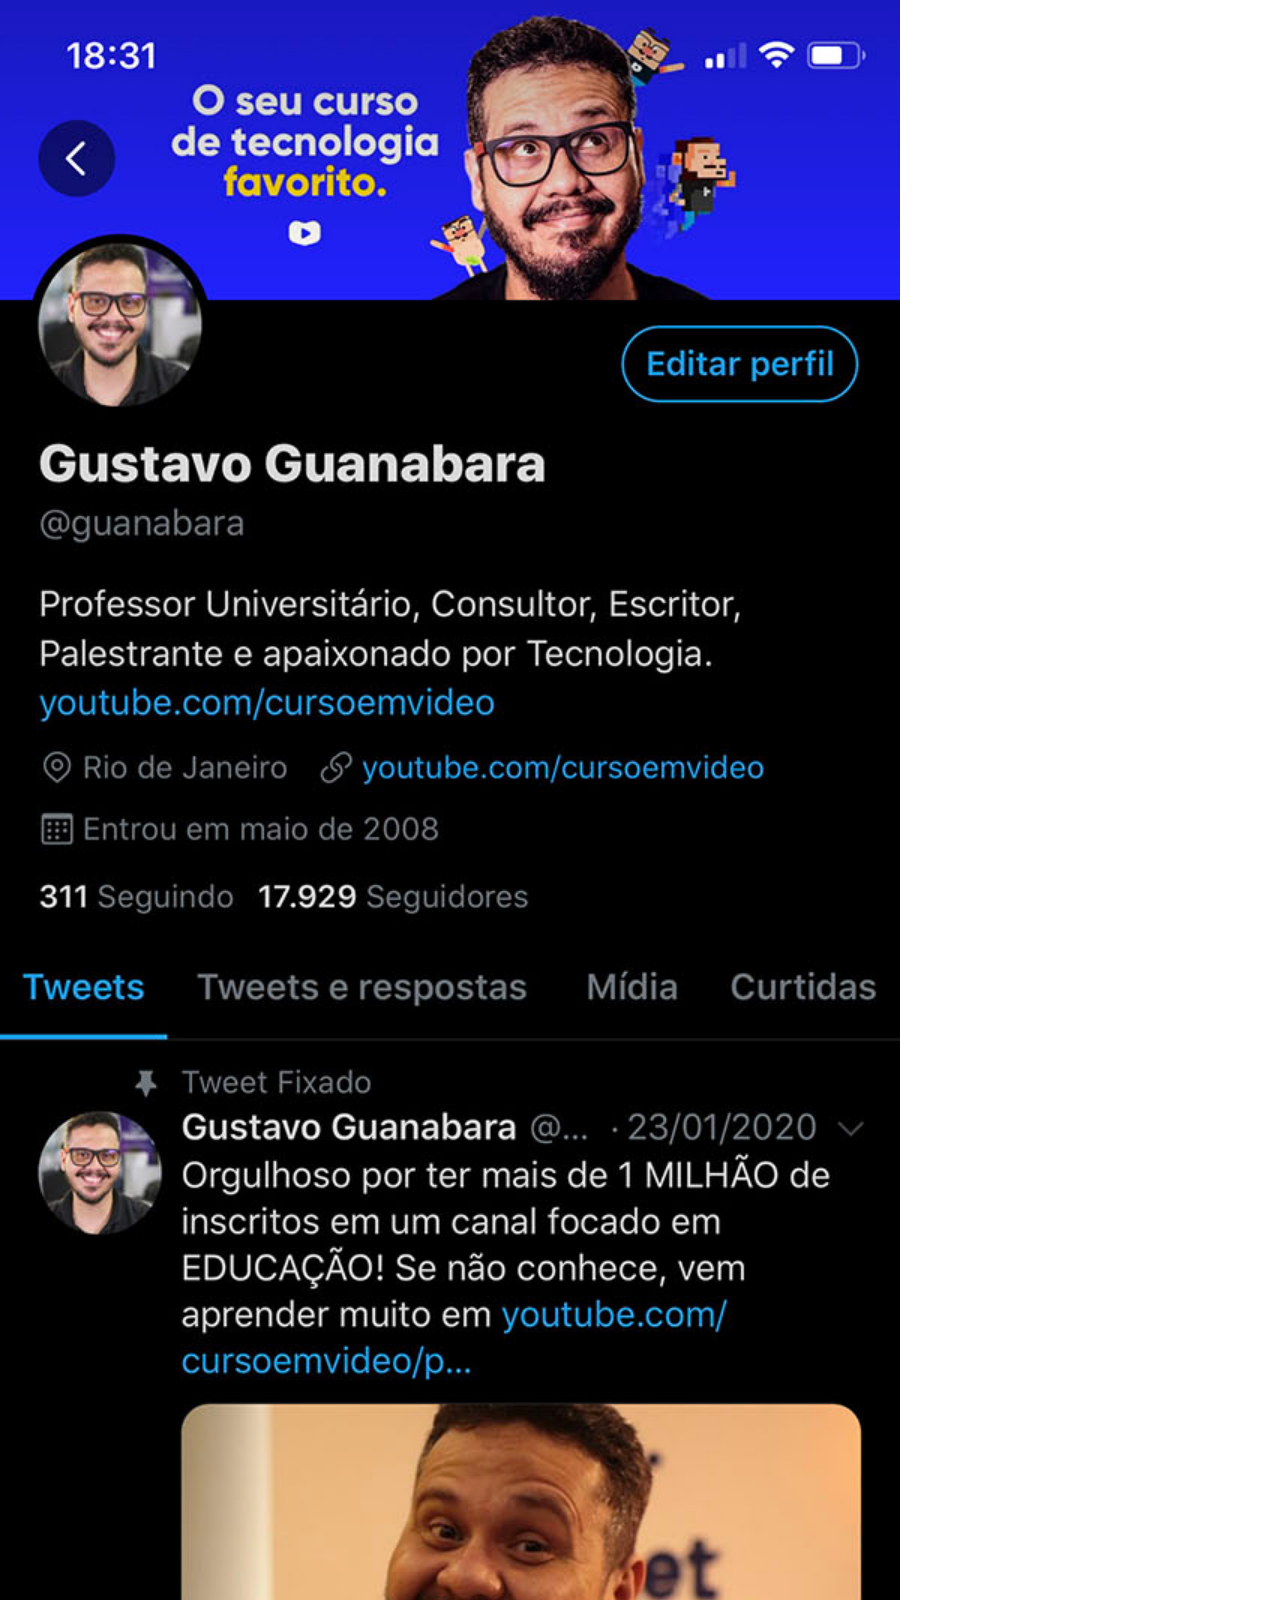
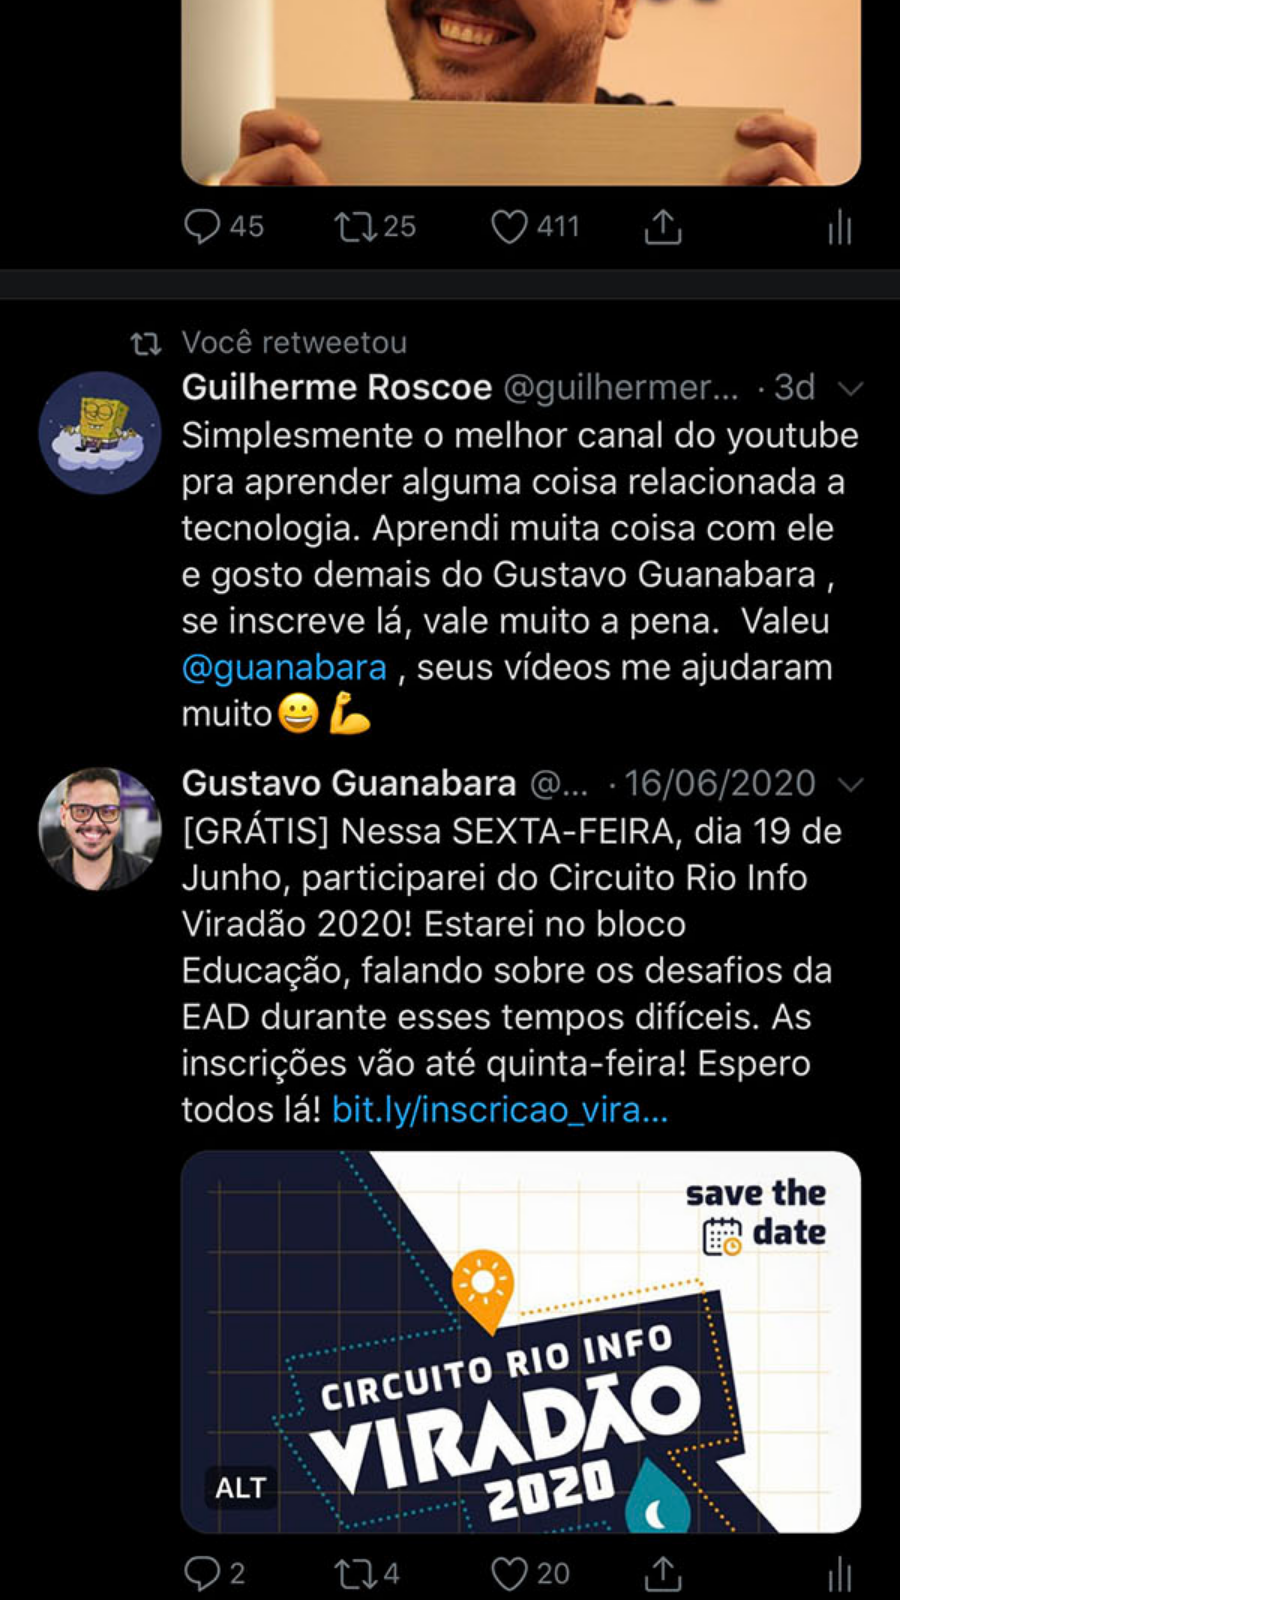
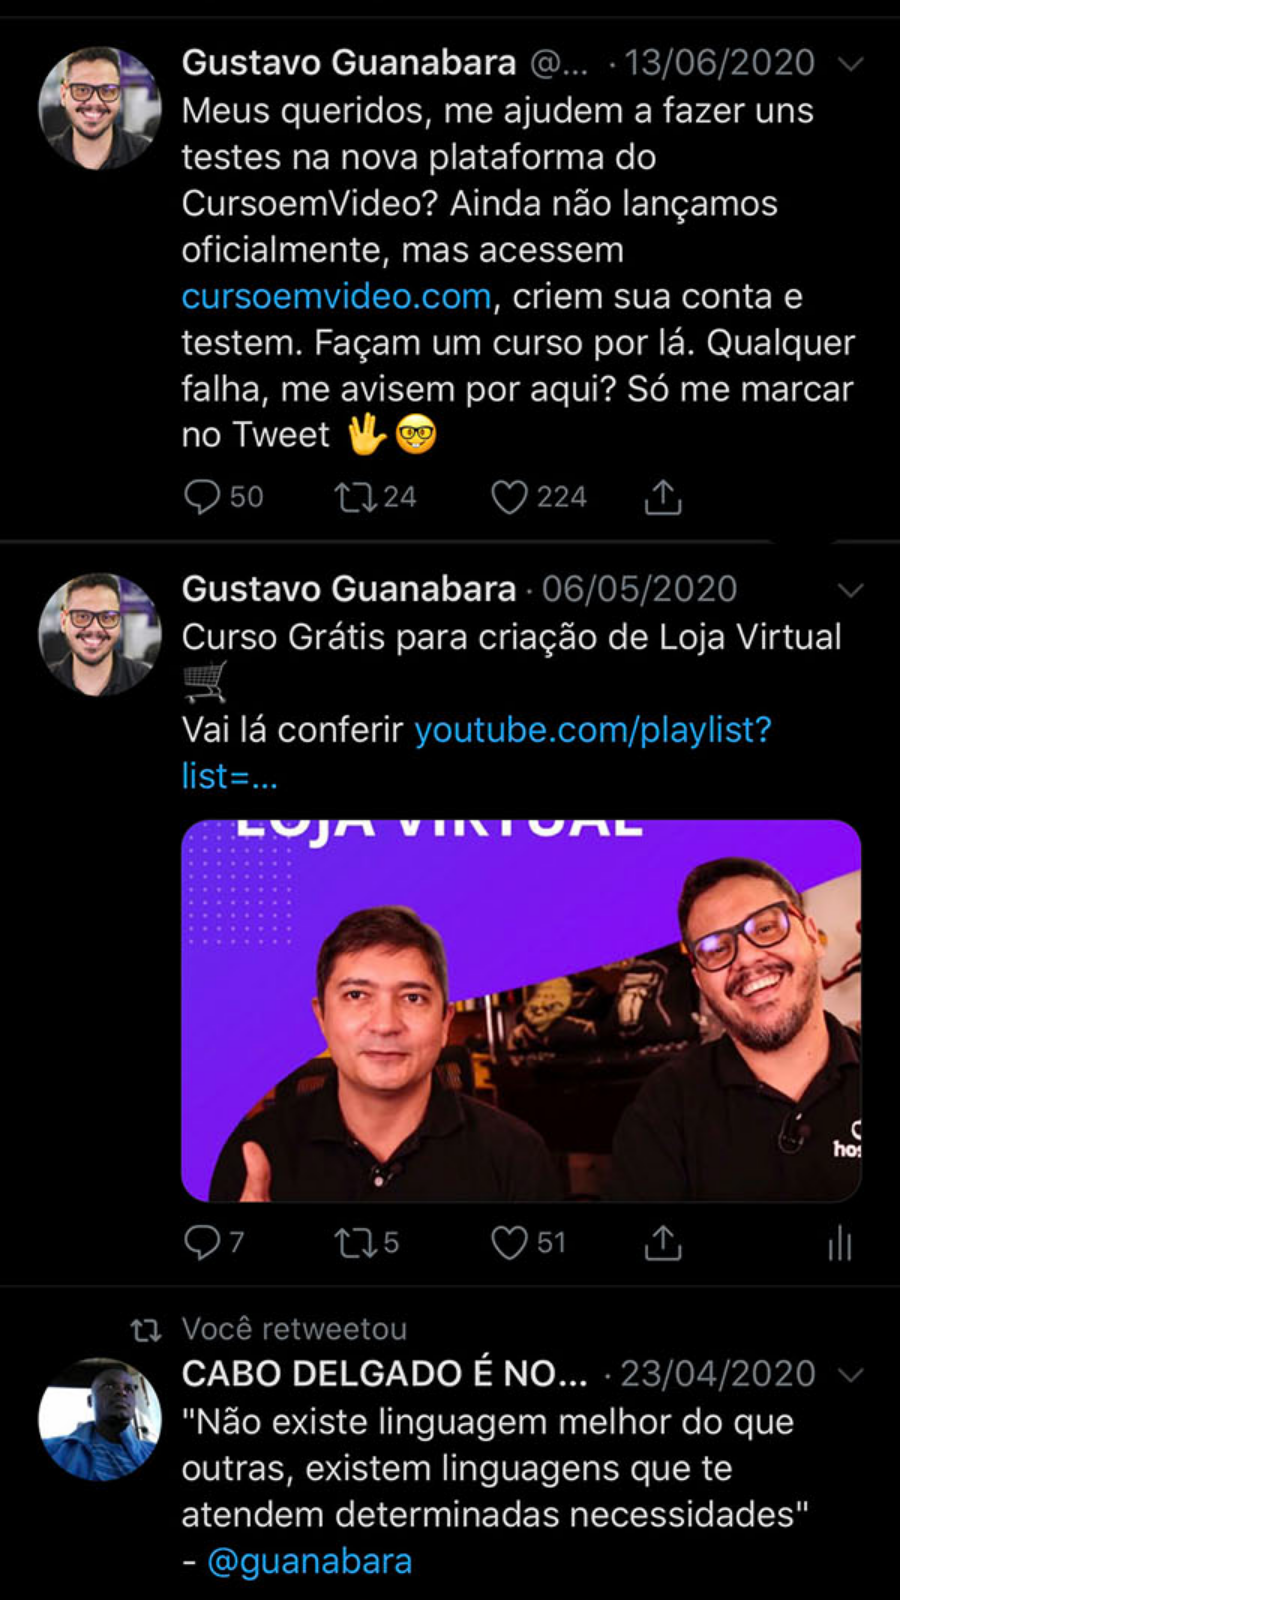
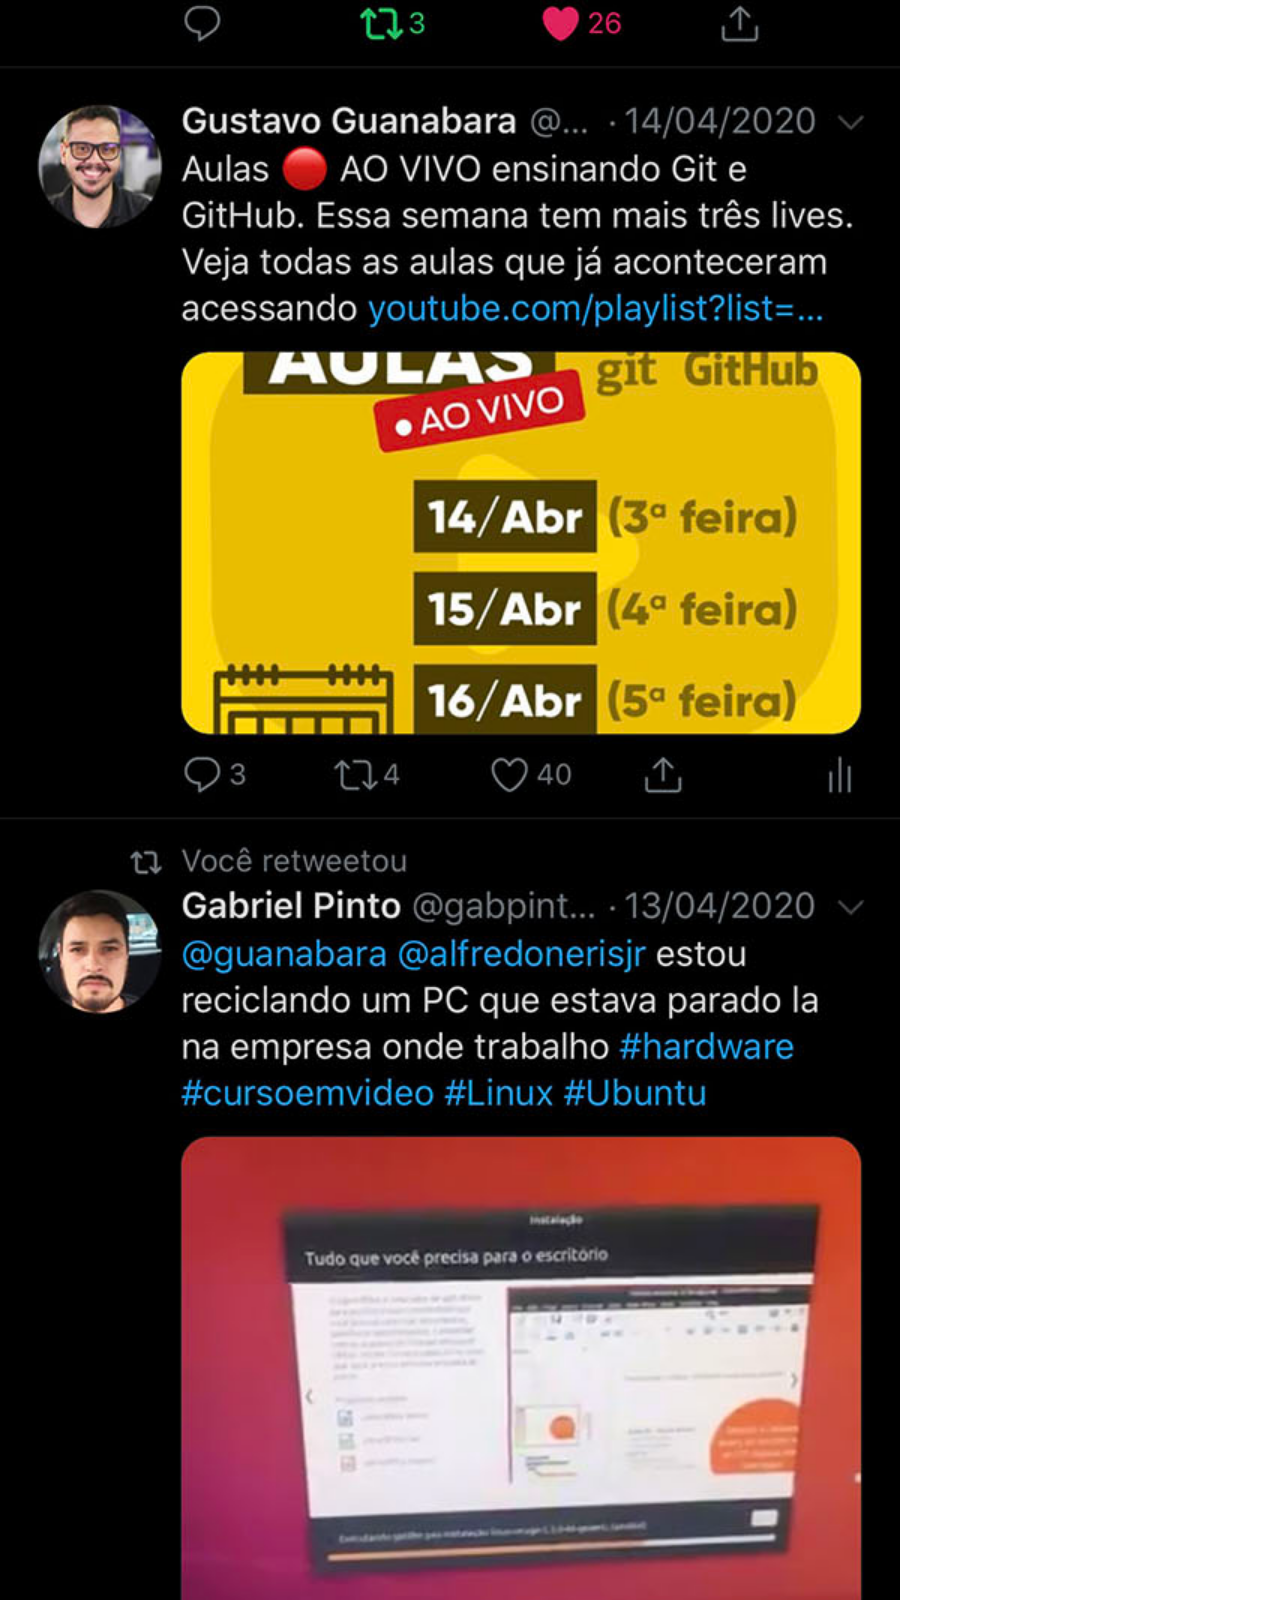
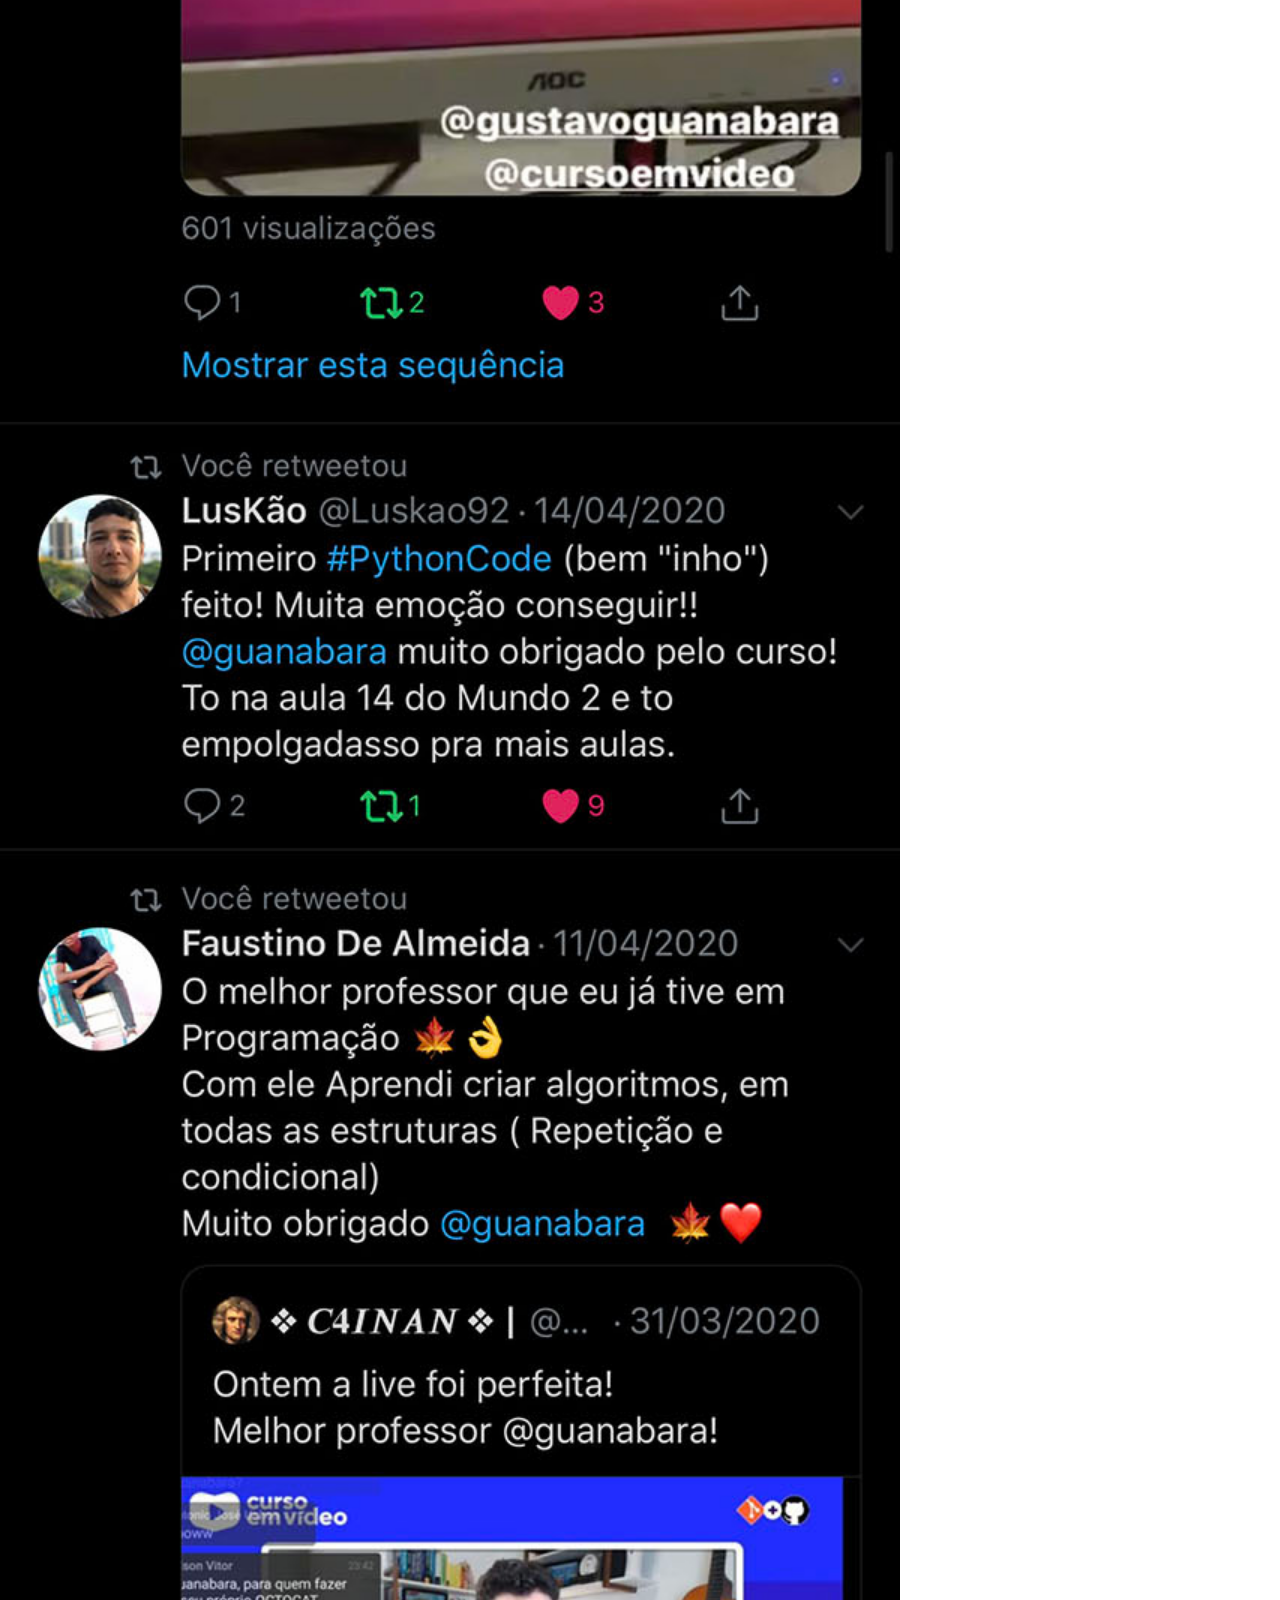
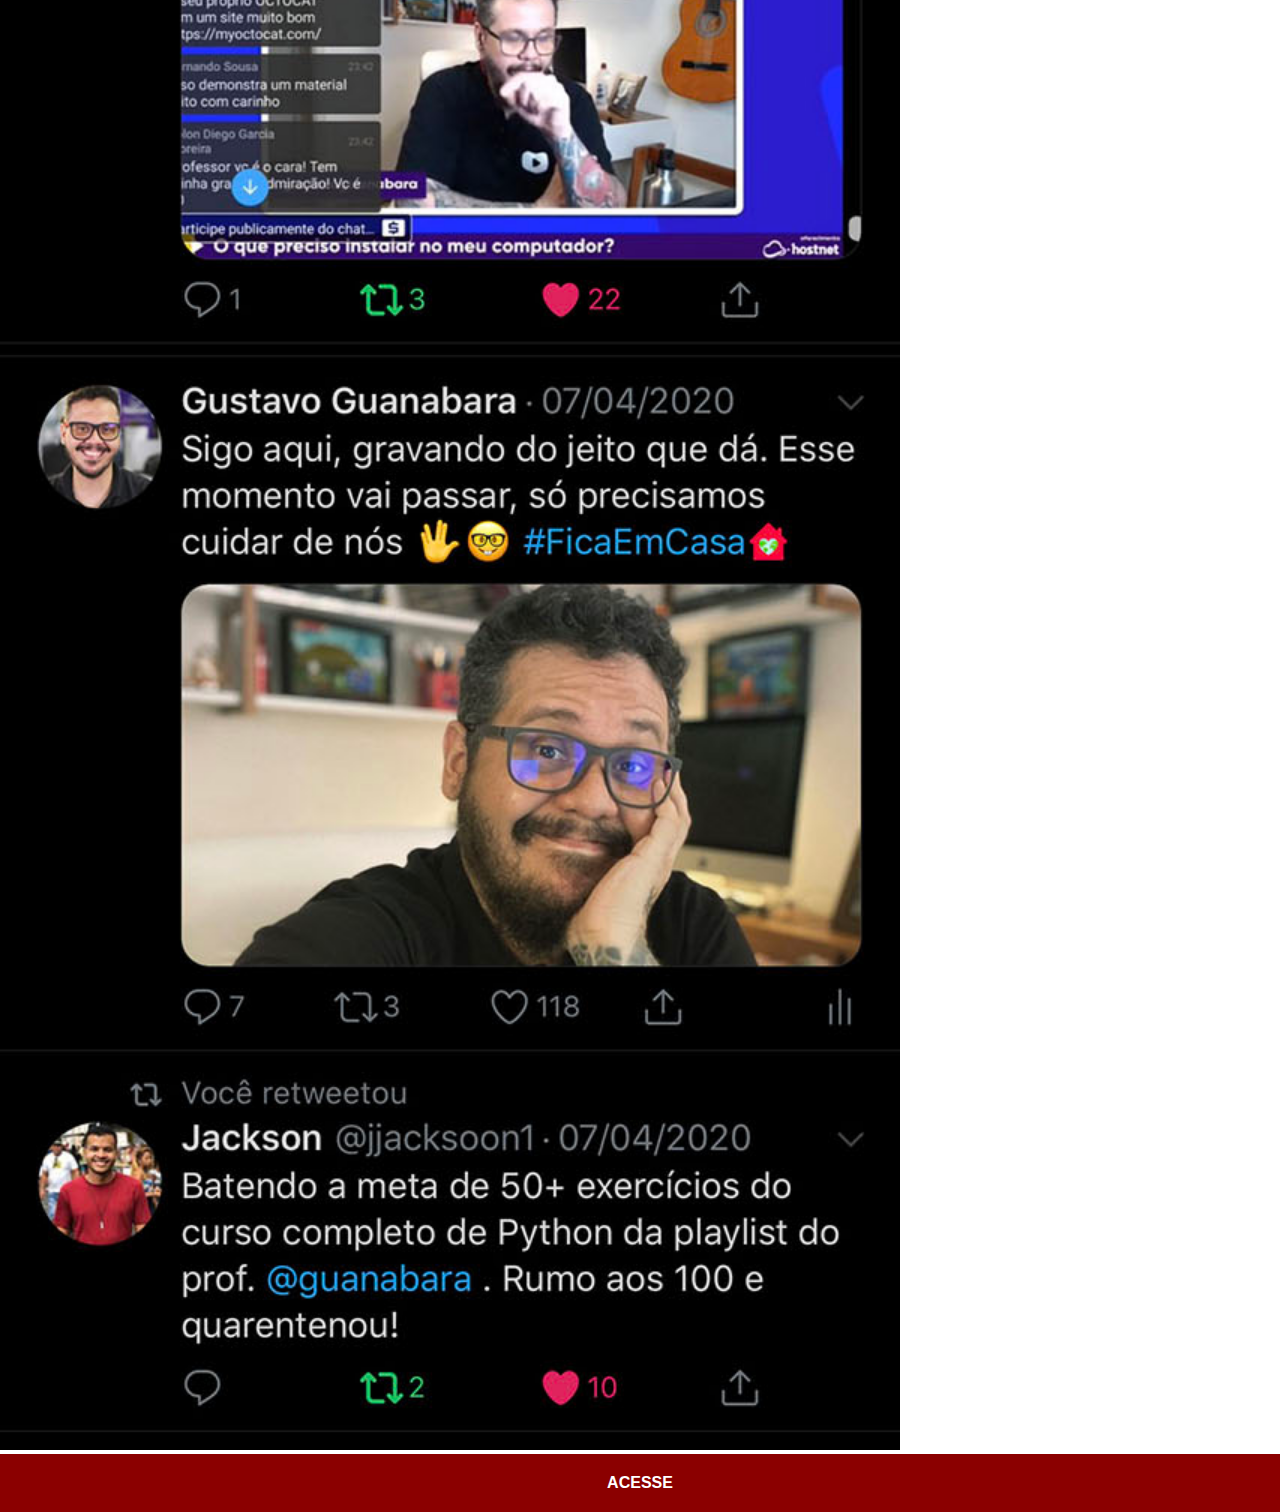
<file: twitter.html>
<!DOCTYPE html>
<html lang="pt-br">
<head>
          <meta charset="UTF-8">
          <meta http-equiv="X-UA-Compatible" content="IE=edge">
          <meta name="viewport" content="width=device-width, initial-scale=1.0">
          <title>Twitter</title>
          <link rel="stylesheet" href="estilos/social.css">
</head>
<body>
      <img src="imagens/tela-twitter.jpg" alt="twitter">  
      <a href="https://twitter.com/isaias740" target="_blank">ACESSE</a>  
</body>
</html>
</file>
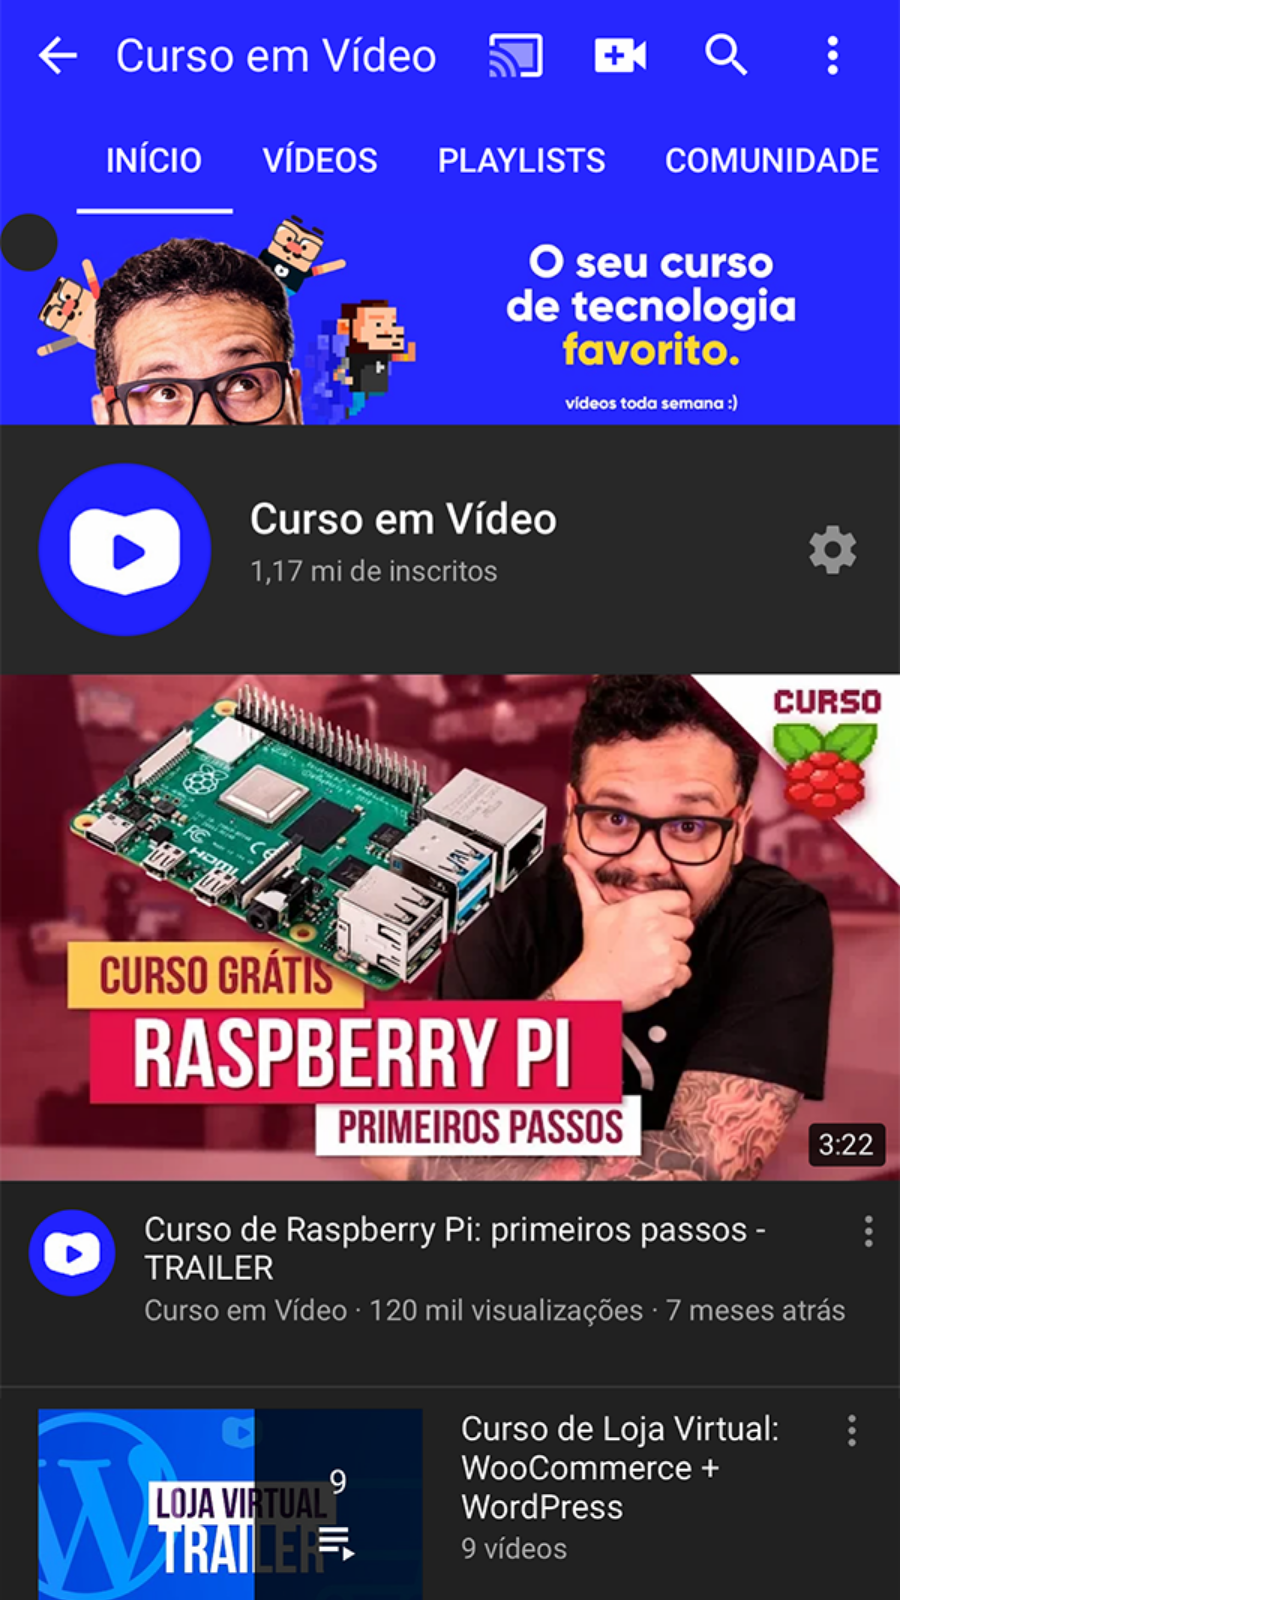
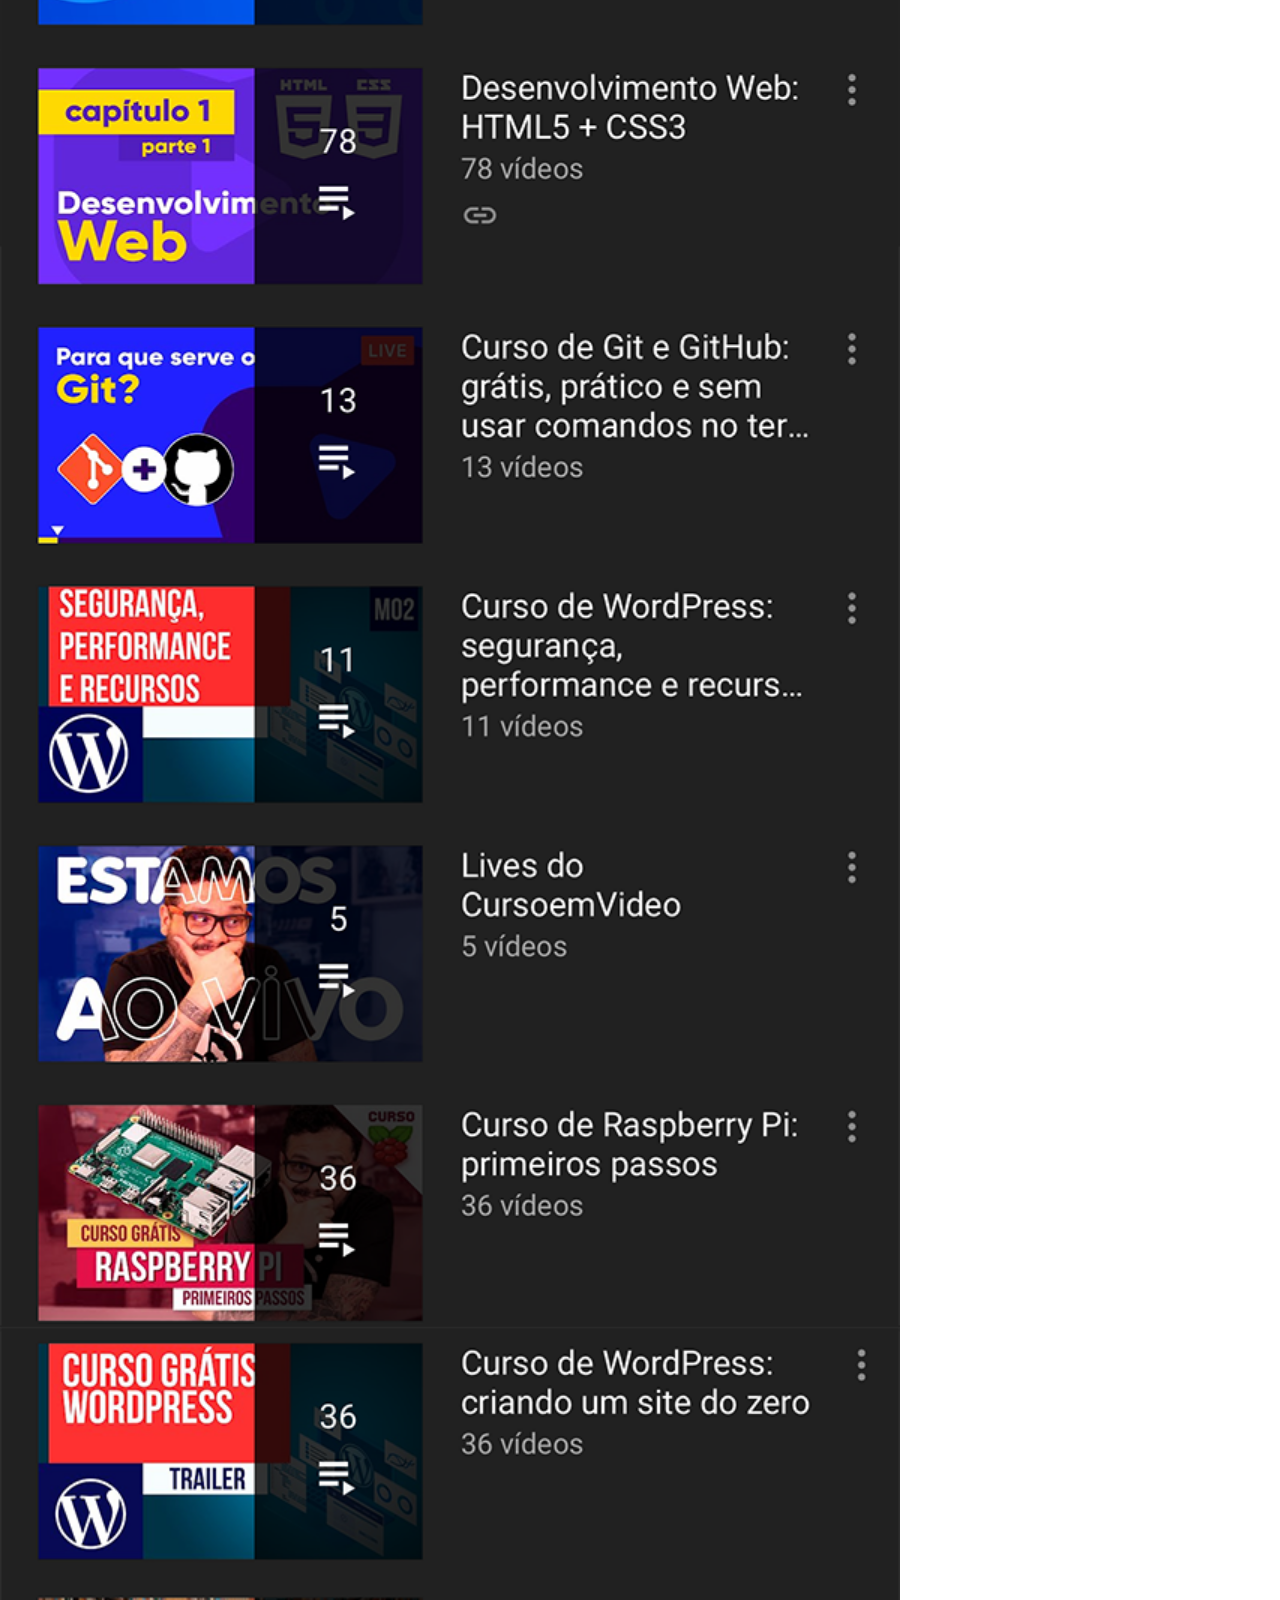
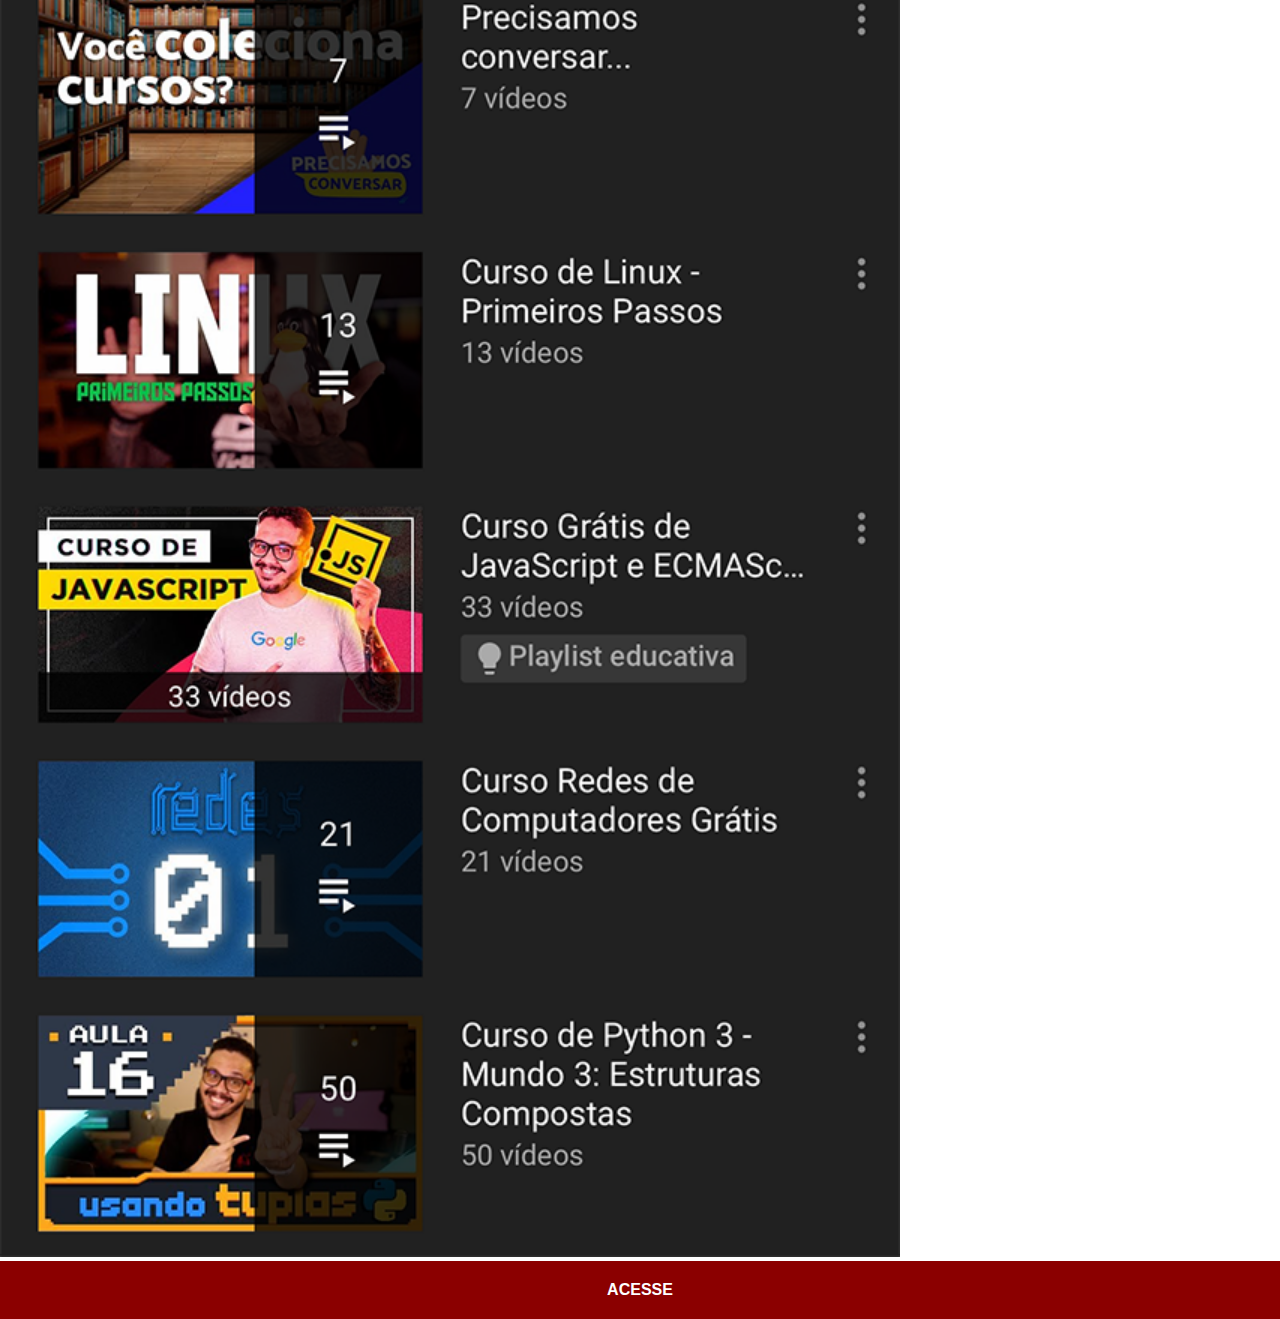
<file: youtube.html>
<!DOCTYPE html>
<html lang="pt-br">
<head>
    <meta charset="UTF-8">
    <meta http-equiv="X-UA-Compatible" content="IE=edge">
    <meta name="viewport" content="width=device-width, initial-scale=1.0">
    <title>Youtube</title>
    <link rel="stylesheet" href="estilos/social.css">
</head>
<body>
    <img src="imagens/tela-youtube.png" alt="youtube"> 
    <a href="https://www.youtube.com/c/CursoemV%C3%ADdeo/playlists" target="_blank">ACESSE</a>   
</body>
</html>
</file>
<file: estilos/style.css>
@charset "utf-8";

* {
    margin: 0px;
    padding: 0px;
    font-family: Arial, Helvetica, sans-serif;
}

html, body {
   height: 100vh; 
   width: 100vw;    
   background-color: black;  
}

body {
   background: url('../imagens/fundo-madeira.jpg') no-repeat top center; 
   background-size: cover; 
   background-attachment: fixed;     
}

main {
   position: relative;        
   height: 100vh;  
   
}

section#telefone {
     position: absolute;  
     top: 50%;
     left: 50%;
     transform: translate( -50%, -50%);

     height: 627px;
     width: 311px;  
     background: url('../imagens/frame-iphone.png') no-repeat;
}

iframe#tela {
    position: relative;
    top: 80px;
    left: 22px;   
    width: 267px;
    height: 471px;   
}

section#redes-sociais {
   text-align: right;       
}

section#redes-sociais img {
   width: 50px;
   margin: 10px; 
   border-radius: 50%;  
   box-shadow: 2px 2px 5px rgba(0, 0, 0, 0.400);
   box-sizing: border-box;
}

section#redes-sociais img:hover {
   border: 2px solid rgba(255, 255, 255, 0.675);  
   transform: translate( -3px, -3px);  
   box-shadow: 5px 5px 10px rgba(0, 0, 0, 0.609);  
   transition:  transform .5s border 1s;
}
</file>
<file: estilos/social.css>
@charset "UTF-8";

* {
          margin: 0px;
          padding: 0px;  
          font-family: Arial, Helvetica, sans-serif;     
       }

       ::-webkit-scrollbar {
            width: 0px;
            height: 0px;     
       }

      img {
            width: 100vh;

      }
      a {
          display: block;
          background-color: darkred;
          color: white;
          padding: 20px;
          text-align: center;
          font-weight: bolder;
          text-decoration: none;
      }

      a:hover {
          background-color: red;
      }
</file>
